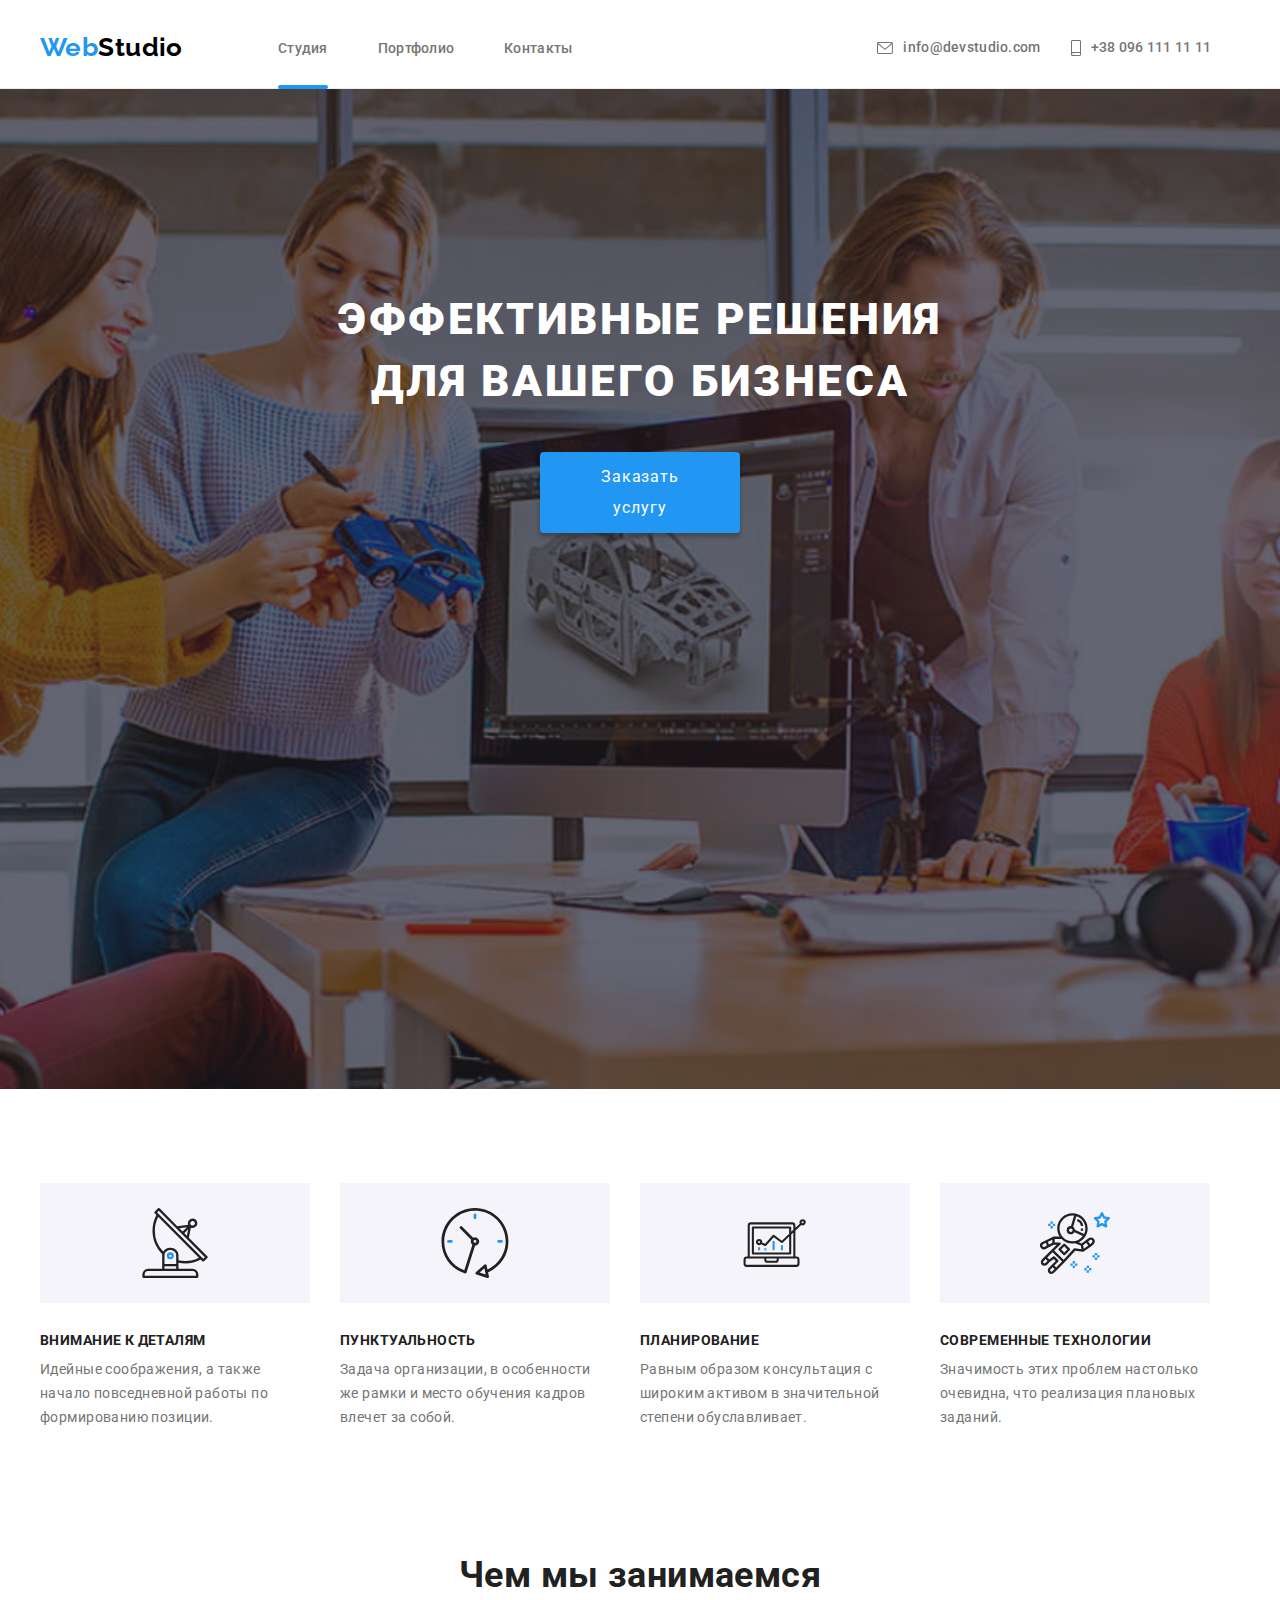
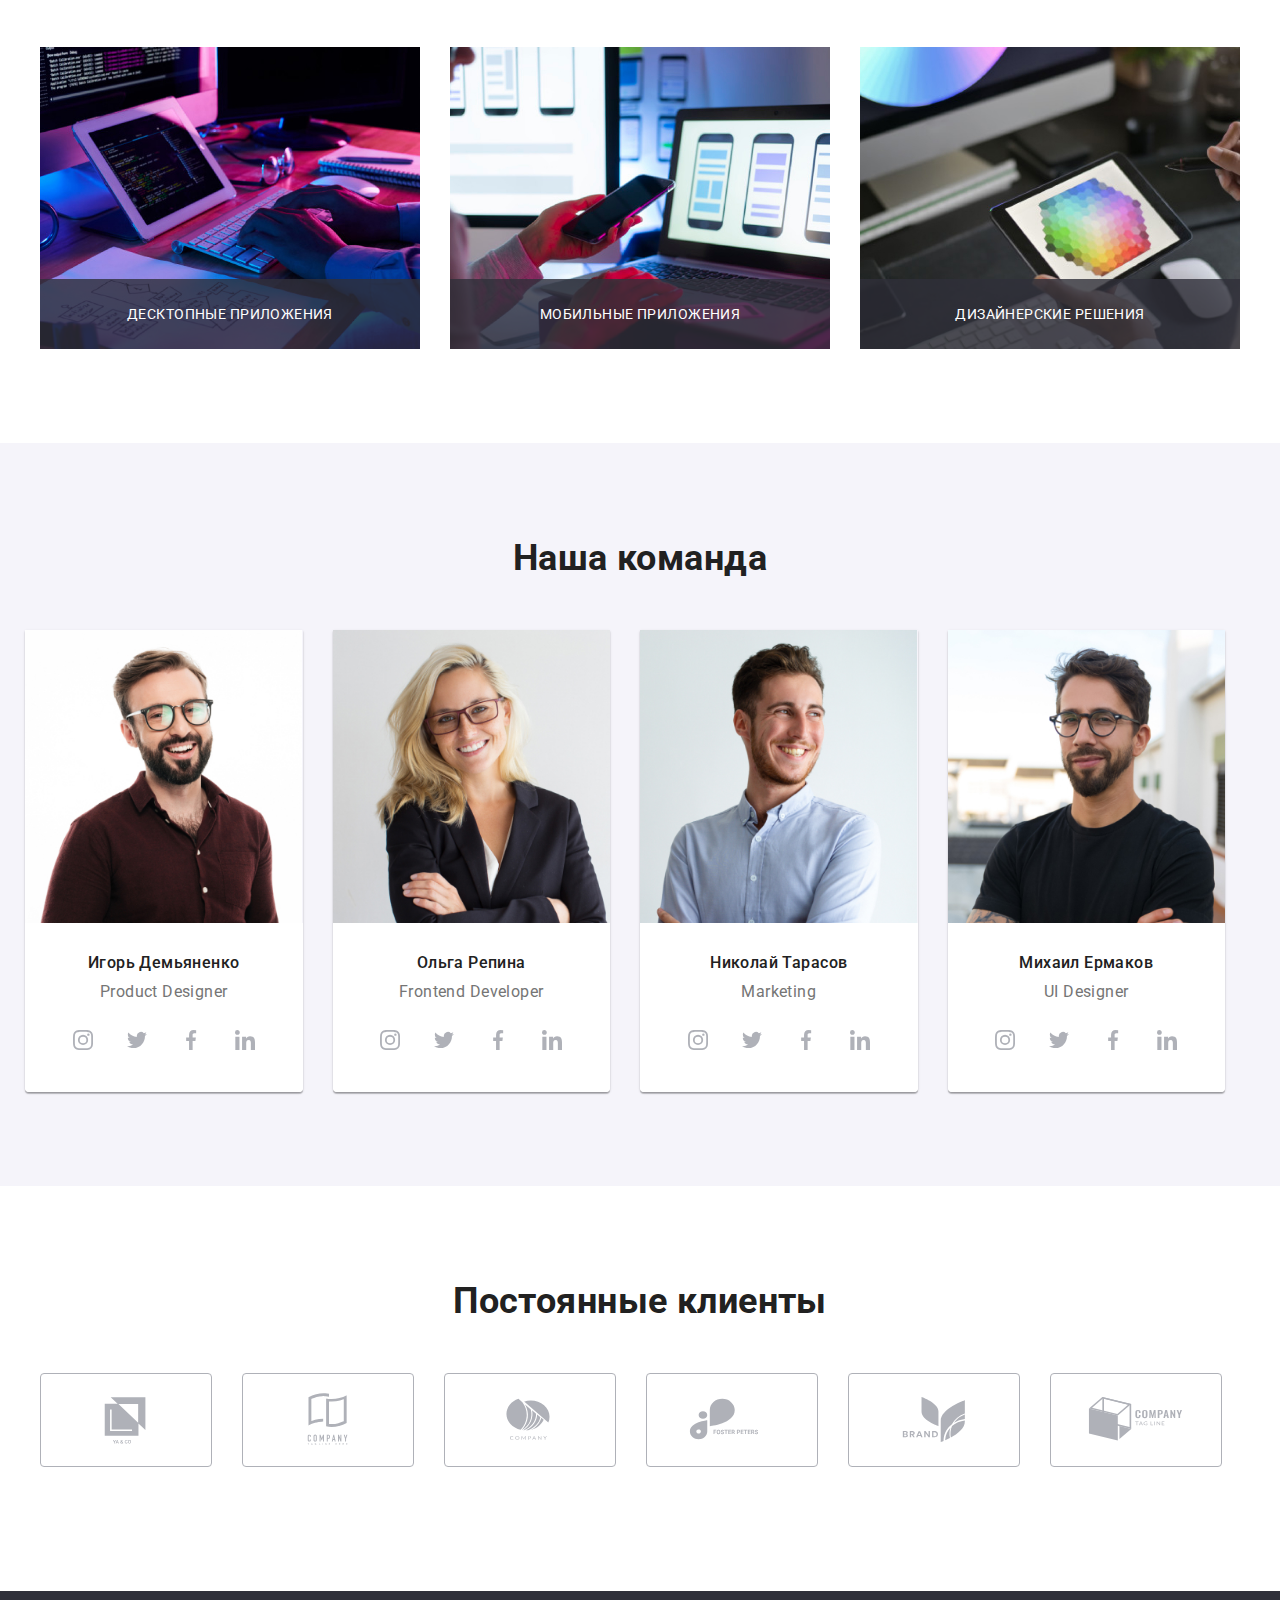
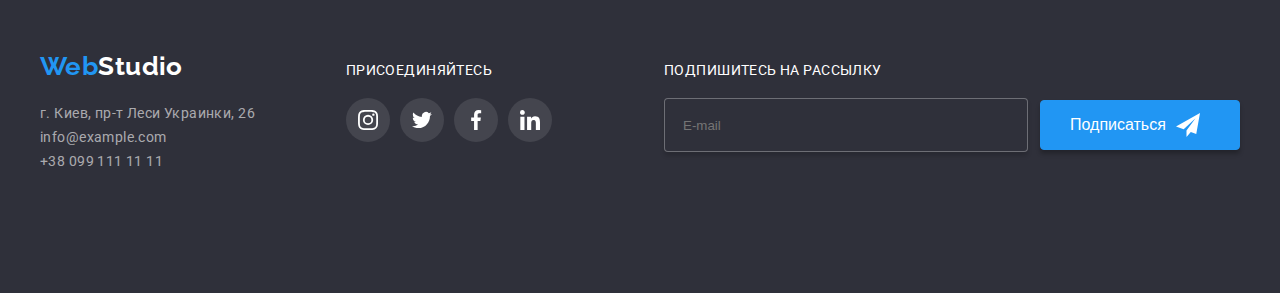
<file: index.html>
<!DOCTYPE html>
<html lang="ru">
<head>
    <meta charset="UTF-8">
    <meta http-equiv="X-UA-Compatible" content="IE=edge">
    <meta name="viewport" content="width=device-width, initial-scale=1.0">
    <title>Document</title>
    <link href="https://fonts.googleapis.com/css2?family=Raleway:wght@700&family=Roboto:wght@400;500;700;900&display=swap"
    rel="stylesheet">
    <link rel="stylesheet" href="https://cdnjs.cloudflare.com/ajax/libs/modern-normalize/1.1.0/modern-normalize.min.css"
        integrity="sha512-wpPYUAdjBVSE4KJnH1VR1HeZfpl1ub8YT/NKx4PuQ5NmX2tKuGu6U/JRp5y+Y8XG2tV+wKQpNHVUX03MfMFn9Q=="
        crossorigin="anonymous" referrerpolicy="no-referrer" />
    <link rel="stylesheet" href="css/main.min.css">
</head>
<body>
    <header class="header">
        <!--Главная строка навигации-->
        <div class="container navbar">
                <a class="logo logo__text" href="/"><span class="logo__web">Web</span>Studio</a>
                <button type="button" class="menu-button" aria-expanded="false"
                aria-controls="menu-container"
                data-menu-button>
                    <svg width="40" height="40" aria-label="Переключатель мобильного меню">
                        <use class="menu-button__icon-cross" href="./img/icons.svg#icon-close40px"></use>
                        <use class="menu-button__icon-menu" href="./img/icons.svg#icon-menu40px"></use>
                    </svg>
                </button>
                <div class="menu-container" id="menu-container" data-menu>
                   <div class="nav-contactbox">
                       <nav class="nav">
                            <ul class="site-nav">
                                <li class="site-nav__item"><a class="site-nav__link site-nav__link--current" href="">Студия</a></li>
                                <li class="site-nav__item"><a class="site-nav__link" href="./portfolio.html">Портфолио</a></li>
                                <li class="site-nav__item"><a class="site-nav__link" href="">Контакты</a></li>
                            </ul>
                        </nav>
                        <div class="contacts">
                            <ul class="contactbox">
                                <li class="contactbox__item">
                                    <a class="contactbox__link contactbox--accent" href="mailto:info@devstudio.com">
                                        <svg class="contactbox__icon" width="16" height="12">
                                            <use href='./img/icons.svg#icon-envelope'></use>
                                        </svg>
                                        info@devstudio.com</a>
                                </li>
                                <li class="contactbox__item">
                                    <a class="contactbox__link contactbox--accent" href="tel:+380961111111">
                                        <svg class="contactbox__icon contactbox__phone" width="10" height="16">
                                            <use href='./img/icons.svg#icon-smartphone'></use>
                                        </svg>
                                        +38 096 111 11 11</a>
                                </li>
                            </ul>
            
                            <ul class="header-socialnetworks">
                                <li class="header-socialnetworks__list">
                                    <a class="header-socialnetworks__link" href="">Instagram</a>
                                </li>
                                <li class="header-socialnetworks__list">
                                    <a class="header-socialnetworks__link" href="">Twitter</a>
                                </li>
                                <li class="header-socialnetworks__list">
                                    <a class="header-socialnetworks__link" href="">Fasebook</a>
                                </li>
                                <li class="header-socialnetworks__list">
                                    <a class="header-socialnetworks__link" href="">Linkedin</a>
                                </li>
                            </ul>
                        </div>
                   </div>
                </div>
            

        </div>
    </header>

    <main>
        <!--Герой-->
        <section class="hero-section">
            <div class="container">
                <h1 class="section-text">Эффективные решения<br> для вашего бизнеса</h1>
                <button data-modal-open class="hero-button" type="button">Заказать услугу</button>
            </div>
            <div class="backdrop is-hidden" data-modal>
                <div class="modal">
                    <button data-modal-close class="modal-button modal__button">
                    <svg class="icon-close" width="11" height="11">
                        <use href="img/icons.svg#icon-Vector"></use>
                    </svg>
                    </button>
                    <b class="modal__text">Оставьте свои данные, мы вам перезвоним</b>
                    <form class="modal-form">
                        <label class="modal-form__input-box">
                            Имя
                            <input type="text" name="name" class="modal-form__input" required/>
                            <svg class="modal-form__input-icon">
                                <use href="img/icons.svg#icon-person-black-18dp"></use>
                            </svg>
                        </label>
                        <label class="modal-form__input-box">
                            Телефон
                            <input type="tel" name="tel"  class="modal-form__input" pattern="[0-9]{10}" required/>
                            <svg class="modal-form__input-icon">
                                <use href="img/icons.svg#icon-phone-black-18dp"></use>
                            </svg>
                        </label>
                        <label class="modal-form__input-box">
                            Почта
                            <input type="email" name="email" class="modal-form__input" required/>
                            <svg class="modal-form__input-icon">
                                <use href="img/icons.svg#icon-email-black-18dp"></use>
                            </svg>
                        </label>
                        <label class="modal-form__input-box">
                            Комментарий
                            <textarea name="comment" id="#" class="modal-form__textarea" placeholder="Введите текст"></textarea>
                        </label>
                        <input type="checkbox" class="modal-form__checkbox" id="policy-check">
                        <label class="modal-form__box" for="policy-check">
                            <span class="modal-form__text"> 
                                Соглашаюсь с рассылкой и принимаю 
                                <a href="" class="modal-form__link">Условия договора</a>
                            </span>
                        </label>
                        <button type="submit" class="modal-form__submit submit-btn">Отправить</button>
                        
                    </form>
                </div>
            </div>
        </section>
        
        <!--Наши преимущества-->     
        <section class="section adv">
            <div class="container">
                <h2 class="section-title">Наши преимущества</h2>
                <ul class="advantage">
                    <li class="advantage__item">
                        <div class="advantage__icon">
                            <svg class="advantage__icon-antenna" width="70" height="70">
                                <use href='./img/icons.svg#icon-antenna'></use>
                            </svg>
                        </div>
                        <h3 class="advantage__title">Внимание к деталям</h3>
                        <p class="advantage__text">Идейные соображения, а также начало повседневной работы по формированию позиции.</p>
                    </li>
                    <li class="advantage__item">
                        <div class="advantage__icon">
                            <svg class="advantage__icon-clock" width="70" height="70">
                                <use href='./img/icons.svg#icon-clock'></use>
                            </svg>
                        </div>
                        <h3 class="advantage__title">Пунктуальность</h3>
                        <p class="advantage__text">Задача организации, в особенности же рамки и место обучения кадров влечет за собой.</p>
                    </li>
                    <li class="advantage__item">
                        <div class="advantage__icon">
                            <svg class="advantage__icon-diagram" width="70" height="70">
                                <use href='./img/icons.svg#icon-diagram'></use>
                            </svg>
                        </div>
                        <h3 class="advantage__title">Планирование</h3>
                        <p class="advantage__text">Равным образом консультация с широким активом в значительной степени обуславливает.</p>
                    </li>
                    <li class="advantage__item">
                        <div class="advantage__icon">
                            <svg class="advantage__icon-astronaut" width="70" height="70">
                                <use href='./img/icons.svg#icon-astronaut'></use>
                            </svg>
                        </div>
                        <h3 class="advantage__title">Современные технологии</h3>
                        <p class="advantage__text">Значимость этих проблем настолько очевидна, что реализация плановых заданий.</p>
                    </li>
                </ul>
            </div>
        </section>

        <!--Чем мы занимаемся-->
        <section class="section dir">
            <div class="container">
                <h2 class="section-directions-title">Чем мы занимаемся</h2>
                <ul class="directions">
                    <li class="directions__item">
                        <img srcset="
                            ./img/box1-d@1x.jpg 370w,
                            ./img/box1-d@2x.jpg 740w" src="./img/box1-d@1x.jpg" alt="box1" sizes="(min-width: 1200px) 33vw" />
                        <p class="directions__text">ДЕСКТОПНЫЕ ПРИЛОЖЕНИЯ</p>
                    </li>
                    <li class="directions__item">
                        <img srcset="
                            ./img/box2-d@1x.jpg 370w,
                            ./img/box2-d@2x.jpg 740w" src="./img/box2-d@1x.jpg" alt="box2" sizes="(min-width: 1200px) 33vw" />
                        <p class="directions__text">МОБИЛЬНЫЕ ПРИЛОЖЕНИЯ</p>
                    </li>
                    <li class="directions__item">
                        <img srcset="
                            ./img/box3-d@1x.jpg 370w,
                            ./img/box3-d@2x.jpg 740w" src="./img/box3-d@1x.jpg" alt="box3" sizes="(min-width: 1200px) 33vw" />
                        <p class="directions__text">ДИЗАЙНЕРСКИЕ РЕШЕНИЯ</p>
                    </li>
                </ul>
            </div>
        </section>

        <!--Наша команда-->
        <section class="our-team-section">
            <div class="container">
            <h2 class="our-team-title">Наша команда</h2>
            <ul class="person">          
                <li class="person__item">
                    <img srcset="
                    ./img/teamcard1-m@1x.jpg 450w,
                    ./img/teamcard1-m@2x.jpg 900w,
                    ./img/teamcard1-t@1x.jpg 354w,
                    ./img/teamcard1-t@2x.jpg 708w,
                    ./img/teamcard1-d@1x.jpg 270w,
                    ./img/teamcard1-d@2x.jpg 540w" 
                    src="./img/teamcard1.jpg"
                    alt="team card 1"
                    sizes="(min-width: 1200px) 25vw, 
                    (min-width: 768px) 50vw, (min-width: 480px) 100vw"/>
                    <div class="person__card">
                        <h3 class="person__name">Игорь Демьяненко</h3>
                        <p class="person__profession">Product Designer</p>
                        <ul class="social-list">
                            <li class="social-list__item">
                                <a href="" class="social-list__link" aria-label="instagram">
                                    <svg class="social-list__icon" width="20">
                                        <use href="img/icons.svg#icon-instagram"></use>
                                    </svg>
                                </a>
                            </li>
                            <li class="social-list__item">
                                <a href="" class="social-list__link" aria-label="twitter">
                                    <svg class="social-list__icon" width="20">
                                        <use href="img/icons.svg#icon-twitter"></use>
                                    </svg>
                                </a>
                            </li>
                            <li class="social-list__item">
                                <a href="" class="social-list__link" aria-label="facebook">
                                    <svg class="social-list__icon" width="20">
                                        <use href="img/icons.svg#icon-facebook"></use>
                                    </svg>
                                </a>
                            </li>
                            <li class="social-list__item">
                                <a href="" class="social-list__link" aria-label="linkedin">
                                    <svg class="social-list__icon" width="20">
                                        <use href="img/icons.svg#icon-linkedin"></use>
                                    </svg>
                                </a>
                            </li>
                        </ul>
                    </div>
                </li>   
                <li class="person__item">
                    <img srcset="
                        ./img/teamcard2-m@1x.jpg 450w,
                        ./img/teamcard2-m@2x.jpg 900w,
                        ./img/teamcard2-t@1x.jpg 354w,
                        ./img/teamcard2-t@2x.jpg 708w,
                        ./img/teamcard2-d@1x.jpg 270w,
                        ./img/teamcard2-d@2x.jpg 540w" src="./img/teamcard2-m@1x.jpg" alt="team card 2"
                        sizes="(min-width: 1200px) 25vw, (min-width: 768px) 50vw, (min-width: 480px) 100vw" />
                    <div class="person__card">
                        <h3 class="person__name">Ольга Репина</h3>
                        <p class="person__profession">Frontend Developer</p>
                        <ul class="social-list">
                            <li class="social-list__item">
                                <a href="" class="social-list__link" aria-label="instagram">
                                    <svg class="social-list__icon" width="20">
                                        <use href="img/icons.svg#icon-instagram"></use>
                                    </svg>
                                </a>
                            </li>
                            <li class="social-list__item">
                                <a href="" class="social-list__link" aria-label="twitter">
                                    <svg class="social-list__icon" width="20">
                                        <use href="img/icons.svg#icon-twitter"></use>
                                    </svg>
                                </a>
                            </li>
                            <li class="social-list__item">
                                <a href="" class="social-list__link" aria-label="facebook">
                                    <svg class="social-list__icon" width="20">
                                        <use href="img/icons.svg#icon-facebook"></use>
                                    </svg>
                                </a>
                            </li>
                            <li class="social-list__item">
                                <a href="" class="social-list__link" aria-label="linkedin">
                                    <svg class="social-list__icon" width="20">
                                        <use href="img/icons.svg#icon-linkedin"></use>
                                    </svg>
                                </a>
                            </li>
                        </ul>
                    </div>                
                </li>
                <li class="person__item">
                    <img srcset="
                        ./img/teamcard3-m@1x.jpg 450w,
                        ./img/teamcard3-m@2x.jpg 900w,
                        ./img/teamcard3-t@1x.jpg 354w,
                        ./img/teamcard3-t@2x.jpg 708w,
                        ./img/teamcard3-d@1x.jpg 270w,
                        ./img/teamcard3-d@2x.jpg 540w" src="./img/teamcard3-m@1x.jpg" alt="team card 3"
                        sizes="(min-width: 1200px) 25vw, (min-width: 768px) 50vw, (min-width: 480px) 100vw" />
                    <div class="person__card">
                        <h3 class="person__name">Николай Тарасов</h3>
                        <p class="person__profession">Marketing</p>
                        <ul class="social-list">
                            <li class="social-list__item">
                                <a href="" class="social-list__link" aria-label="instagram">
                                    <svg class="social-list__icon" width="20">
                                        <use href="img/icons.svg#icon-instagram"></use>
                                    </svg>
                                </a>
                            </li>
                            <li class="social-list__item">
                                <a href="" class="social-list__link" aria-label="twitter">
                                    <svg class="social-list__icon" width="20">
                                        <use href="img/icons.svg#icon-twitter"></use>
                                    </svg>
                                </a>
                            </li>
                            <li class="social-list__item">
                                <a href="" class="social-list__link" aria-label="facebook">
                                    <svg class="social-list__icon" width="20">
                                        <use href="img/icons.svg#icon-facebook"></use>
                                    </svg>
                                </a>
                            </li>
                            <li class="social-list__item">
                                <a href="" class="social-list__link" aria-label="linkedin">
                                    <svg class="social-list__icon" width="20">
                                        <use href="img/icons.svg#icon-linkedin"></use>
                                    </svg>
                                </a>
                            </li>
                        </ul>
                    </div>                   
                </li>
                <li class="person__item">
                    <img srcset="
                        ./img/teamcard4-m@1x.jpg 450w,
                        ./img/teamcard4-m@2x.jpg 900w,
                        ./img/teamcard4-t@1x.jpg 354w,
                        ./img/teamcard4-t@2x.jpg 708w,
                        ./img/teamcard4-d@1x.jpg 270w,
                        ./img/teamcard4-d@2x.jpg 540w" src="./img/teamcard4-m@1x.jpg" alt="team card 4"
                        sizes="(min-width: 1200px) 25vw, (min-width: 768px) 50vw, (min-width: 480px) 100vw" />
                    <div class="person__card">
                        <h3 class="person__name">Михаил Ермаков</h3>
                        <p class="person__profession">UI Designer</p>
                        <ul class="social-list">
                            <li class="social-list__item">
                                <a href="" class="social-list__link" aria-label="instagram">
                                    <svg class="social-list__icon" width="20">
                                        <use href="img/icons.svg#icon-instagram"></use>
                                    </svg>
                                </a>
                            </li>
                            <li class="social-list__item">
                                <a href="" class="social-list__link" aria-label="twitter">
                                    <svg class="social-list__icon" width="20">
                                        <use href="img/icons.svg#icon-twitter"></use>
                                    </svg>
                                </a>
                            </li>
                            <li class="social-list__item">
                                <a href="" class="social-list__link" aria-label="facebook">
                                    <svg class="social-list__icon" width="20">
                                        <use href="img/icons.svg#icon-facebook"></use>
                                    </svg>
                                </a>
                            </li>
                            <li class="social-list__item">
                                <a href="" class="social-list__link" aria-label="linkedin">
                                    <svg class="social-list__icon" width="20">
                                        <use href="img/icons.svg#icon-linkedin"></use>
                                    </svg>     
                                </a>
                            </li>
                        </ul>
                    </div> 
                </li>
            </ul>
            </div>
        </section>
        <section class="section section-clients">
            <div class="container">
                <h2 class="title-clients">Постоянные клиенты</h2>
                <ul class="clients">
                    <li class="clients__item">
                    <a class="clients__link" href="">
                        <svg class="clients__logo" width="106">
                            <use href="img/icons.svg#icon-Client1"></use>
                        </svg>
                    </a>
                    </li>
                    <li class="clients__item">
                        <a class="clients__link" href="">
                            <svg class="clients__logo" width="106">
                                <use href="img/icons.svg#icon-Client2"></use>
                            </svg>
                        </a>
                    </li>
                    <li class="clients__item">
                        <a class="clients__link" href="">
                            <svg class="clients__logo" width="106">
                                <use href="img/icons.svg#icon-Client3"></use>
                            </svg>
                        </a>
                    </li>
                    <li class="clients__item">
                        <a class="clients__link" href="">
                            <svg class="clients__logo" width="106">
                                <use href="img/icons.svg#icon-Client4"></use>
                            </svg>
                        </a>  
                    </li>
                    <li class="clients__item">
                        <a class="clients__link" href="">
                            <svg class="clients__logo" width="106">
                                <use href="img/icons.svg#icon-Client5"></use>
                            </svg>
                        </a> 
                    </li>
                    <li class="clients__item">
                        <a class="clients__link" href="">
                            <svg class="clients__logo" width="106">
                                <use href="img/icons.svg#icon-Client6"></use>
                            </svg>
                        </a>  
                    </li>
                </ul>
            </div>
        </section>
    </main>

    <!--Контакты-->   
    <footer class="footer-section">
        <div class="container footer">
            <div class="logo-address">
                <div class="logo">
                    <a class="logo__text logo__text--footer" href="/"><span class="logo__web">Web</span>Studio</a>
                    <address class="address__text">
                        <ul>
                            <li class="address__item"><a class="address__link" href="">г. Киев, пр-т Леси Украинки, 26</a></li>
                            <li class="address__item"><a class="address__link" href="mailto:info@example.com">info@example.com</a></li>
                            <li class="address__item"><a class="address__link" href="tel:+380991111111">+38 099 111 11 11</a></li>
                        </ul>
                    </address>
                </div>
                <div class="footer-social">
                    <h3 class="footer-social-title">ПРИСОЕДИНЯЙТЕСЬ</h3>
                    <ul class="social-list social-list--mrgn">
                        <li class="social-list__item">
                            <a href="#" class="social-list__link social-list__link--bgr" aria-label="instagram">
                                <svg class="social-list__icon" width="20">
                                    <use href="img/icons.svg#icon-instagram"></use>
                                </svg>
                            </a>
                        </li>
                        <li class="social-list__item">
                            <a href="#" class="social-list__link social-list__link--bgr" aria-label="twitter">
                                <svg class="social-list__icon" width="20">
                                    <use href="img/icons.svg#icon-twitter"></use>
                                </svg>
                            </a>
                        </li>
                        <li class="social-list__item">
                            <a href="#" class="social-list__link social-list__link--bgr" aria-label="facebook">
                                <svg class="social-list__icon" width="20">
                                    <use href="img/icons.svg#icon-facebook"></use>
                                </svg>
                            </a>
                        </li>
                        <li class="social-list__item">
                            <a href="#" class="social-list__link social-list__link--bgr" aria-label="linkedin">
                                <svg class="social-list__icon" width="20">
                                    <use href="img/icons.svg#icon-linkedin"></use>
                                </svg>
                            </a>
                        </li>
                    </ul>
                </div>
            </div>
            
            <form class="form-email">
              <h3 class="footer-social-title">ПОДПИШИТЕСЬ НА РАССЫЛКУ</h3>
                <div class="submit">
                    <label for="E-mail"></label>
                    <input type="email" class="submit__input" name="E-mail" id="E-mail" placeholder="E-mail" />
                    <button type="submit" class="submit__button">Подписаться
                        <svg class="submit__icon" width="24">
                            <use href="img/icons.svg#icon-send"></use>
                        </svg>
                    </button>
                </div>
            </form>
        </div>
    </footer>
<script src="./js/mobile-menu.js"></script>
<script src="./js/modal.js"></script>

</body>
</html>
</file>
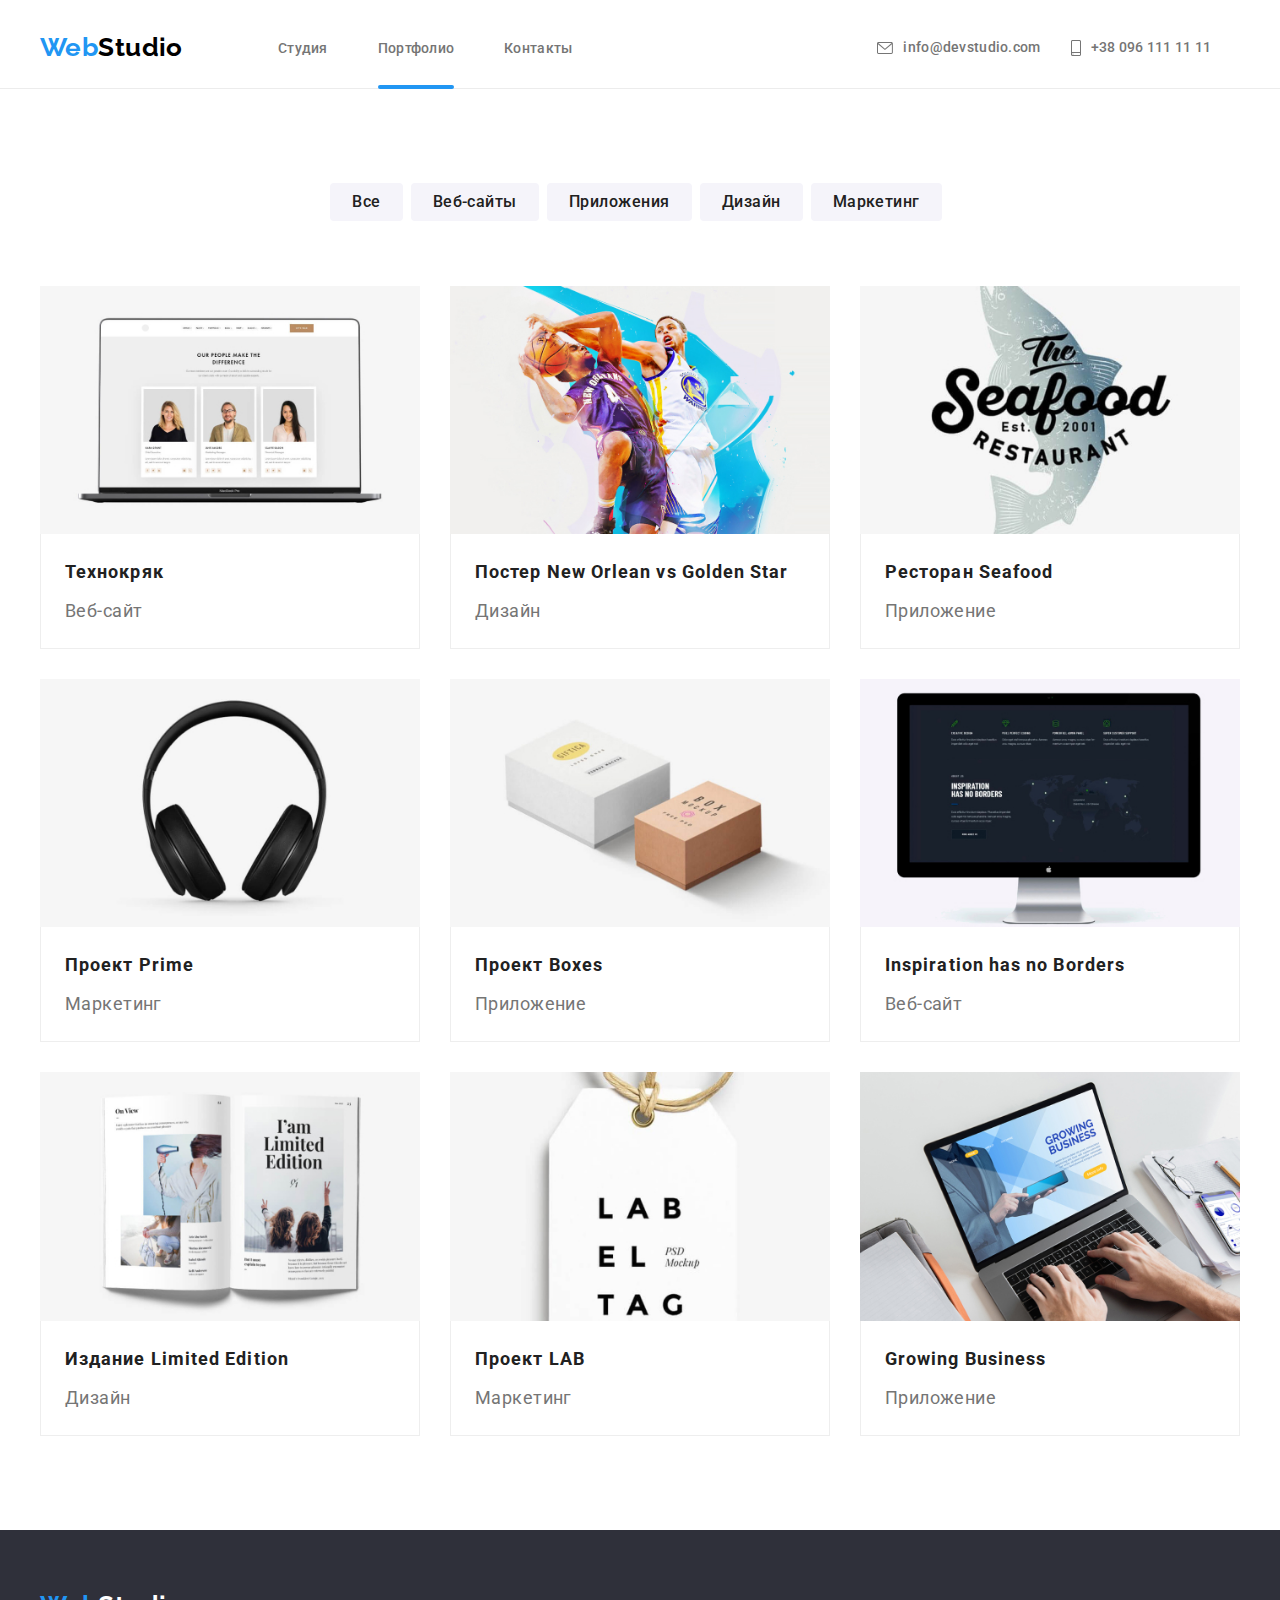
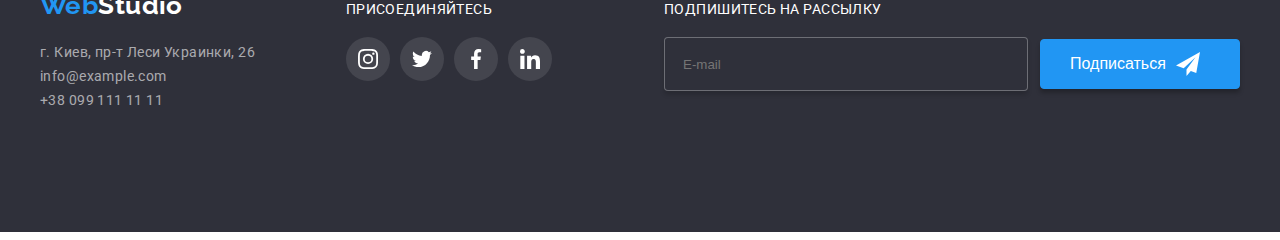
<file: portfolio.html>
<!DOCTYPE html>
<html lang="ru">

<head>
    <meta charset="UTF-8">
    <meta http-equiv="X-UA-Compatible" content="IE=edge">
    <meta name="viewport" content="width=device-width, initial-scale=1.0">
    <title>Document</title>
    <link
        href="https://fonts.googleapis.com/css2?family=Raleway:wght@700&family=Roboto:wght@400;500;700;900&display=swap"
        rel="stylesheet">
    <link rel="stylesheet" href="https://cdnjs.cloudflare.com/ajax/libs/modern-normalize/1.1.0/modern-normalize.min.css"
        integrity="sha512-wpPYUAdjBVSE4KJnH1VR1HeZfpl1ub8YT/NKx4PuQ5NmX2tKuGu6U/JRp5y+Y8XG2tV+wKQpNHVUX03MfMFn9Q=="
        crossorigin="anonymous" referrerpolicy="no-referrer" />
    <link rel="stylesheet" href="css/main.min.css">
</head>

<body>
    <header class="header">
        <!--Главная строка навигации-->
        <div class="container navbar">
            <a class="logo logo__text" href="/"><span class="logo__web">Web</span>Studio</a>
            <button type="button" class="menu-button" aria-expanded="false" aria-controls="menu-container" data-menu-button>
                <svg width="40" height="40" aria-label="Переключатель мобильного меню">
                    <use class="menu-button__icon-cross" href="./img/icons.svg#icon-close40px"></use>
                    <use class="menu-button__icon-menu" href="./img/icons.svg#icon-menu40px"></use>
                </svg>
            </button>
            <div class="menu-container" id="menu-container" data-menu>
                <div class="nav-contactbox">
                    <ul class="site-nav">
                        <li class="site-nav__item"><a class="site-nav__link" href="./index.html">Студия</a></li>
                        <li class="site-nav__item"><a class="site-nav__link site-nav__link--current" href="">Портфолио</a></li>
                        <li class="site-nav__item"><a class="site-nav__link" href="">Контакты</a></li>
                    </ul>
                <ul class="contactbox">
                    <li class="contactbox__item">
                        <a class="contactbox__link contactbox--accent" href="mailto:info@devstudio.com">
                            <svg class="contactbox__icon" width="16" height="12">
                                <use href='./img/icons.svg#icon-envelope'></use>
                            </svg>
                            info@devstudio.com</a>
                    </li>
                    <li class="contactbox__item">
                        <a class="contactbox__link contactbox--accent" href="tel:+380961111111">
                            <svg class="contactbox__icon contactbox__phone" width="10" height="16">
                                <use href='./img/icons.svg#icon-smartphone'></use>
                            </svg>
                            +38 096 111 11 11</a>
                    </li>
                </ul>
                </div>
                <ul class="header-socialnetworks">
                    <li class="header-socialnetworks__list">
                        <a class="header-socialnetworks__link" href="">Instagram</a>
                    </li>
                    <li class="header-socialnetworks__list">
                        <a class="header-socialnetworks__link" href="">Twitter</a>
                    </li>
                    <li class="header-socialnetworks__list">
                        <a class="header-socialnetworks__link" href="">Fasebook</a>
                    </li>
                    <li class="header-socialnetworks__list">
                        <a class="header-socialnetworks__link" href="">Linkedin</a>
                    </li>
                </ul>
                </div>
            </div>
        </header>
    <main>
        <!--Портфолио-->
        <section class="section">
            <div class="container">
                <!--Фильтр-->
                <h1 class="projects-title">Наши проекты</h1>
                <ul class="projects-button">
                    <li class="projects-button__items">
                        <button class="projects-button__btn" type="button">Все</button>
                    </li>
                    <li class="projects-button__items">
                        <button class="projects-button__btn" type="button">Веб-сайты</button>
                    </li>
                    <li class="projects-button__items">
                        <button class="projects-button__btn" type="button">Приложения</button>
                    </li>
                    <li class="projects-button__items">
                        <button class="projects-button__btn" type="button">Дизайн</button>
                    </li>
                    <li class="projects-button__items">
                        <button class="projects-button__btn" type="button">Маркетинг</button>
                    </li>
                </ul>
                
                <!--Проекты-->
                <ul class="projects">
                    <li class="projects__item">
                        <a class="projects__link" href="#">
                            <div class="projects__overlay">
                                <img srcset="
                                    ./img/img-m@1x.jpg 450w,
                                    ./img/img-m@2x.jpg 900w,
                                    ./img/img-t@1x.jpg 354w,
                                    ./img/img-t@2x.jpg 708w,
                                    ./img/img-d@1x.jpg 370w,
                                    ./img/img-d@2x.jpg 740w" src="./img/img-m@1x.jpg" alt="img" sizes="(min-width: 1200px) 33vw, 
                                    (min-width: 768px) 50vw, (min-width: 480px) 100vw" />
                                <div class="projects__description">
                                    <p>Технокряк это современная площадка распространения коронавируса. Компании
                                        используют эту платформу для цифрового шпионажа и атак на защищенные сервера
                                        конкурентов.</p>
                                </div>
                            </div>
                            <div class="projects__card-contents">
                                <h2 class="projects__title">Технокряк</h2>
                                <p>Веб-сайт</p>
                            </div>
                        </a>
                    </li>
                    <li class="projects__item">
                        <a class="projects__link" href="">
                            <div class="projects__overlay">
                                <img srcset="
                                    ./img/img1-m@1x.jpg 450w,
                                    ./img/img1-m@2x.jpg 900w,
                                    ./img/img1-t@1x.jpg 354w,
                                    ./img/img1-t@2x.jpg 708w,
                                    ./img/img1-d@1x.jpg 370w,
                                    ./img/img1-d@2x.jpg 740w" src="./img/img1-m@1x.jpg" alt="img1" sizes="(min-width: 1200px) 33vw, 
                                    (min-width: 768px) 50vw, (min-width: 480px) 100vw" />
                                <div class="projects__description">
                                    <p>Технокряк это современная площадка распространения коронавируса. Компании
                                        используют эту платформу для цифрового
                                        шпионажа и атак на защищенные сервера конкурентов.</p>
                                </div>
                            </div>
                            <div class="projects__card-contents">
                                <h2 class="projects__title">Постер New Orlean vs Golden Star</h2>
                                <p>Дизайн</p>
                            </div>
                        </a>
                    </li>
                    <li class="projects__item">
                        <a class="projects__link" href="">
                            <div class="projects__overlay">
                                <img srcset="
                                    ./img/img2-m@1x.jpg 450w,
                                    ./img/img2-m@2x.jpg 900w,
                                    ./img/img2-m@2x.jpg 354w,
                                    ./img/img2-t@2x.jpg 708w,
                                    ./img/img2-d@1x.jpg 370w,
                                    ./img/img2-d@2x.jpg 740w" src="./img/img2-m@1x.jpg" alt="img2" sizes="(min-width: 1200px) 33vw, 
                                    (min-width: 768px) 50vw, (min-width: 480px) 100vw" />
                                <div class="projects__description">
                                    <p>Технокряк это современная площадка распространения коронавируса. Компании
                                        используют эту платформу для цифрового
                                        шпионажа и атак на защищенные сервера конкурентов.</p>
                                </div>
                            </div>
                            <div class="projects__card-contents">
                                <h2 class="projects__title">Ресторан Seafood</h2>
                                <p>Приложение</p>
                            </div>
                        </a>
                    </li>
                    <li class="projects__item">
                        <a class="projects__link" href="">
                            <div class="projects__overlay">
                                <img srcset="
                                    ./img/img3-m@1x.jpg 450w,
                                    ./img/img3-m@2x.jpg 900w,
                                    ./img/img3-t@1x.jpg 354w,
                                    ./img/img3-t@2x.jpg 708w,
                                    ./img/img3-d@1x.jpg 370w,
                                    ./img/img3-d@2x.jpg 740w" src="./img/img3-m@1x.jpg" alt="img3" sizes="(min-width: 1200px) 33vw, 
                                    (min-width: 768px) 50vw, (min-width: 480px) 100vw" />
                                <div class="projects__description">
                                    <p>Технокряк это современная площадка распространения коронавируса. Компании
                                        используют эту платформу для цифрового
                                        шпионажа и атак на защищенные сервера конкурентов.</p>
                                </div>
                            </div>
                            <div class="projects__card-contents">
                                <h2 class="projects__title">Проект Prime</h2>
                                <p>Маркетинг</p>
                            </div>
                        </a>
                    </li>
                    <li class="projects__item">
                        <a class="projects__link" href="">
                            <div class="projects__overlay">
                                <img srcset="
                                    ./img/img4-m@1x.jpg 450w,
                                    ./img/img4-m@2x.jpg 900w,
                                    ./img/img4-t@1x.jpg 354w,
                                    ./img/img4-t@2x.jpg 708w,
                                    ./img/img4-d@1x.jpg 370w,
                                    ./img/img4-d@2x.jpg 740w" src="./img/img4-m@1x.jpg" alt="img4" sizes="(min-width: 1200px) 33vw, 
                                    (min-width: 768px) 50vw, (min-width: 480px) 100vw" />
                                <div class="projects__description">
                                    <p>Технокряк это современная площадка распространения коронавируса. Компании
                                        используют эту платформу для цифрового
                                        шпионажа и атак на защищенные сервера конкурентов.</p>
                                </div>
                            </div>
                            <div class="projects__card-contents">
                                <h2 class="projects__title">Проект Boxes</h2>
                                <p>Приложение</p>
                            </div>
                        </a>
                    </li>
                    <li class="projects__item">
                        <a class="projects__link" href="">
                            <div class="projects__overlay">
                                <img srcset="
                                    ./img/img5-m@1x.jpg 450w,
                                    ./img/img5-m@2x.jpg 900w,
                                    ./img/img5-t@1x.jpg 354w,
                                    ./img/img5-t@2x.jpg 708w,
                                    ./img/img5-d@1x.jpg 370w,
                                    ./img/img5-d@2x.jpg 740w" src="./img/img5-m@1x.jpg" alt="img5" sizes="(min-width: 1200px) 33vw, 
                                    (min-width: 768px) 50vw, (min-width: 480px) 100vw" />
                                <div class="projects__description">
                                    <p>Технокряк это современная площадка распространения коронавируса. Компании
                                        используют эту платформу для цифрового
                                        шпионажа и атак на защищенные сервера конкурентов.</p>
                                </div>
                            </div>
                            <div class="projects__card-contents">
                                <h2 class="projects__title">Inspiration has no Borders</h2>
                                <p>Веб-сайт</p>
                            </div>
                        </a>
                    </li>
                    <li class="projects__item">
                        <a class="projects__link" href="">
                            <div class="projects__overlay">
                                <img srcset="
                                    ./img/img6-m@1x.jpg 450w,
                                    ./img/img6-m@2x.jpg 900w,
                                    ./img/img6-t@1x.jpg 354w,
                                    ./img/img6-t@2x.jpg 708w,
                                    ./img/img6-d@1x.jpg 370w,
                                    ./img/img6-d@2x.jpg 740w" src="./img/img6-m@1x.jpg" alt="img6" sizes="(min-width: 1200px) 33vw, 
                                    (min-width: 768px) 50vw, (min-width: 480px) 100vw" />
                                <div class="projects__description">
                                    <p>Технокряк это современная площадка распространения коронавируса. Компании
                                        используют эту платформу для цифрового
                                        шпионажа и атак на защищенные сервера конкурентов.</p>
                                </div>
                            </div>
                            <div class="projects__card-contents">
                                <h2 class="projects__title">Издание Limited Edition</h2>
                                <p>Дизайн</p>
                            </div>
                        </a>
                    </li>
                    <li class="projects__item">
                        <a class="projects__link" href="">
                            <div class="projects__overlay">
                                <img srcset="
                                    ./img/img7-m@1x.jpg 450w,
                                    ./img/img7-m@2x.jpg 900w,
                                    ./img/img7-t@1x.jpg 354w,
                                    ./img/img7-t@2x.jpg 708w,
                                    ./img/img7-d@1x.jpg 370w,
                                    ./img/img7-d@2x.jpg 740w" src="./img/img7-m@1x.jpg" alt="img7" sizes="(min-width: 1200px) 33vw, 
                                    (min-width: 768px) 50vw, (min-width: 480px) 100vw" />
                                <div class="projects__description">
                                    <p>Технокряк это современная площадка распространения коронавируса. Компании
                                        используют эту платформу для цифрового
                                        шпионажа и атак на защищенные сервера конкурентов.</p>
                                </div>
                            </div>
                            <div class="projects__card-contents">
                                <h2 class="projects__title">Проект LAB</h2>
                                <p>Маркетинг</p>
                            </div>
                        </a>
                    </li>
                    <li class="projects__item">
                        <a class="projects__link" href="">
                            <div class="projects__overlay">
                                <img srcset="
                                    ./img/img8-m@1x.jpg 450w,
                                    ./img/img8-m@2x.jpg 900w,
                                    ./img/img8-t@1x.jpg 354w,
                                    ./img/img8-t@2x.jpg 708w,
                                    ./img/img8-d@1x.jpg 370w,
                                    ./img/img8-d@2x.jpg 740w" src="./img/img8-m@1x.jpg" alt="img8" sizes="(min-width: 1200px) 33vw, 
                                    (min-width: 768px) 50vw, (min-width: 480px) 100vw" />
                                <div class="projects__description">
                                    <p>Технокряк это современная площадка распространения коронавируса. Компании
                                        используют эту платформу для цифрового
                                        шпионажа и атак на защищенные сервера конкурентов.</p>
                                </div>
                            </div>
                            <div class="projects__card-contents">
                                <h2 class="projects__title">Growing Business</h2>
                                <p>Приложение</p>
                            </div>
                        </a>
                    </li>
                </ul>
            </div>
        </section>
    </main>

    <!--Контакты-->
<footer class="footer-section">
    <div class="container footer">
        <div class="logo-address">
            <div class="logo">
                <a class="logo__text logo__text--footer" href="/"><span class="logo__web">Web</span>Studio</a>
                <address class="address__text">
                    <ul>
                        <li class="address__item"><a class="address__link" href="">г. Киев, пр-т Леси Украинки, 26</a>
                        </li>
                        <li class="address__item"><a class="address__link"
                                href="mailto:info@example.com">info@example.com</a></li>
                        <li class="address__item"><a class="address__link" href="tel:+380991111111">+38 099 111 11
                                11</a></li>
                    </ul>
                </address>
            </div>
            <div class="footer-social">
                <h3 class="footer-social-title">ПРИСОЕДИНЯЙТЕСЬ</h3>
                <ul class="social-list social-list--mrgn">
                    <li class="social-list__item">
                        <a href="#" class="social-list__link social-list__link--bgr" aria-label="instagram">
                            <svg class="social-list__icon" width="20">
                                <use href="img/icons.svg#icon-instagram"></use>
                            </svg>
                        </a>
                    </li>
                    <li class="social-list__item">
                        <a href="#" class="social-list__link social-list__link--bgr" aria-label="twitter">
                            <svg class="social-list__icon" width="20">
                                <use href="img/icons.svg#icon-twitter"></use>
                            </svg>
                        </a>
                    </li>
                    <li class="social-list__item">
                        <a href="#" class="social-list__link social-list__link--bgr" aria-label="facebook">
                            <svg class="social-list__icon" width="20">
                                <use href="img/icons.svg#icon-facebook"></use>
                            </svg>
                        </a>
                    </li>
                    <li class="social-list__item">
                        <a href="#" class="social-list__link social-list__link--bgr" aria-label="linkedin">
                            <svg class="social-list__icon" width="20">
                                <use href="img/icons.svg#icon-linkedin"></use>
                            </svg>
                        </a>
                    </li>
                </ul>
            </div>
        </div>

        <form class="form-email">
            <h3 class="footer-social-title">ПОДПИШИТЕСЬ НА РАССЫЛКУ</h3>
            <div class="submit">
                <label for="E-mail"></label>
                <input type="email" class="submit__input" name="E-mail" id="E-mail" placeholder="E-mail" />
                <button type="submit" class="submit__button">Подписаться
                    <svg class="submit__icon" width="24">
                        <use href="img/icons.svg#icon-send"></use>
                    </svg>
                </button>
            </div>
        </form>
    </div>
</footer>
<script src="./js/mobile-menu.js"></script>
<script src="./js/modal.js"></script>
</body>
</html>
</file>
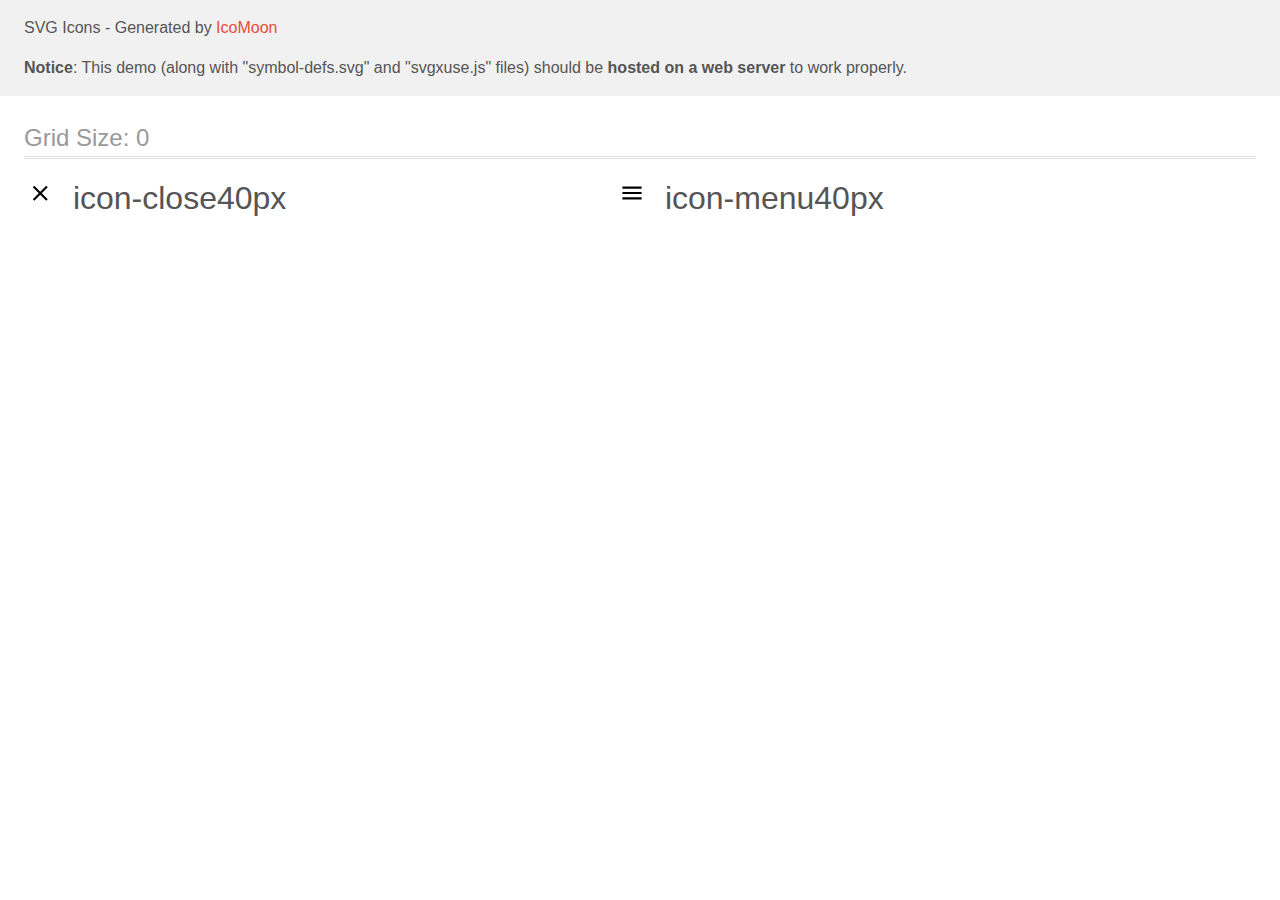
<file: img/icomoon/demo-external-svg.html>
<!doctype html>
<html>
<head>
    <title>IcoMoon - SVG Icons</title>
    <meta charset="utf-8">
    <meta name="viewport" content="width=device-width, initial-scale=1">
    <link rel="stylesheet" href="demo-files/demo.css">
    <link rel="stylesheet" href="style.css">
</head>
<body>
<header class="bgc1 clearfix">
<div class="mhl">
    <p>SVG Icons - Generated by <a href="https://icomoon.io/app">IcoMoon</a></p><p><strong>Notice</strong>: This demo (along with "symbol-defs.svg" and "svgxuse.js" files) should be <b>hosted on a web server</b> to work properly.</p>
</div>
</header>
    <div class="clearfix mhl ptl">
        <h1 class="mvm mtn fgc1">Grid Size: 0</h1>
        <div class="glyph fs1">
            <div class="clearfix pbs">
                <svg class="icon icon-close40px"><use xlink:href="symbol-defs.svg#icon-close40px"></use></svg><span class="name"> icon-close40px</span>
            </div>
        </div>
        <div class="glyph fs1">
            <div class="clearfix pbs">
                <svg class="icon icon-menu40px"><use xlink:href="symbol-defs.svg#icon-menu40px"></use></svg><span class="name"> icon-menu40px</span>
            </div>
        </div>
  </div>
<script defer src="svgxuse.js"></script>
</body>
</html>
</file>
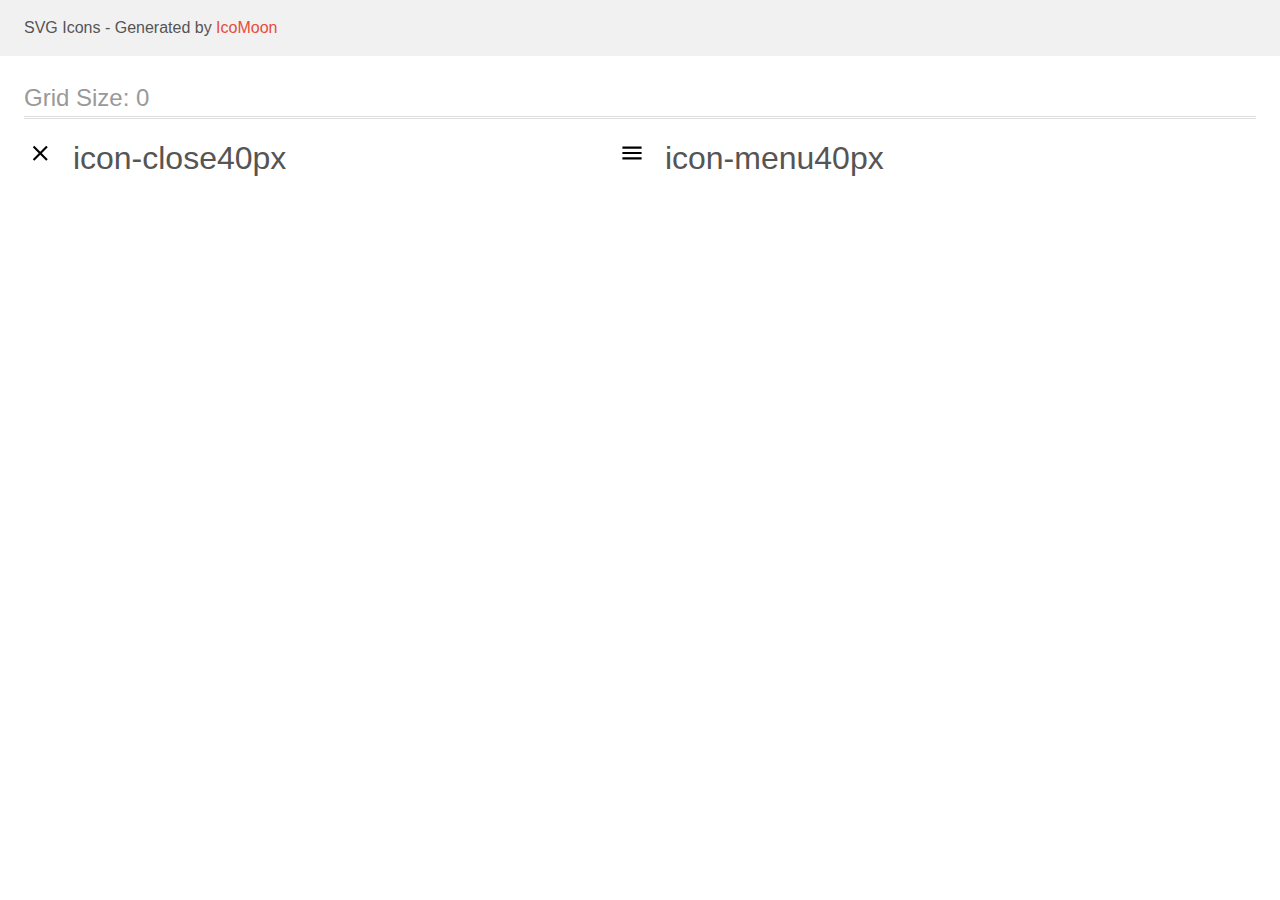
<file: img/icomoon/demo.html>
<!doctype html>
<html>
<head>
    <title>IcoMoon - SVG Icons</title>
    <meta charset="utf-8">
    <meta name="viewport" content="width=device-width, initial-scale=1">
    <link rel="stylesheet" href="demo-files/demo.css">
    <link rel="stylesheet" href="style.css">
</head>
<body>
<svg aria-hidden="true" style="position: absolute; width: 0; height: 0; overflow: hidden;" version="1.1" xmlns="http://www.w3.org/2000/svg" xmlns:xlink="http://www.w3.org/1999/xlink">
<defs>
<symbol id="icon-close40px" viewBox="0 0 32 32">
<path d="M23.733 10.304l-1.504-1.504-5.963 5.963-5.963-5.963-1.504 1.504 5.963 5.963-5.963 5.963 1.504 1.504 5.963-5.963 5.963 5.963 1.504-1.504-5.963-5.963 5.963-5.963z"></path>
</symbol>
<symbol id="icon-menu40px" viewBox="0 0 32 32">
<path d="M6.4 11.733v-2.133h19.2v2.133h-19.2zM6.4 17.067h19.2v-2.133h-19.2v2.133zM6.4 22.4h19.2v-2.133h-19.2v2.133z"></path>
</symbol>
</defs>
</svg>

<header class="bgc1 clearfix">
<div class="mhl">
    <p>SVG Icons - Generated by <a href="https://icomoon.io/app">IcoMoon</a></p>
</div>
</header>
    <div class="clearfix mhl ptl">
        <h1 class="mvm mtn fgc1">Grid Size: 0</h1>
        <div class="glyph fs1">
            <div class="clearfix pbs">
                <svg class="icon icon-close40px"><use xlink:href="#icon-close40px"></use></svg><span class="name"> icon-close40px</span>
            </div>
        </div>
        <div class="glyph fs1">
            <div class="clearfix pbs">
                <svg class="icon icon-menu40px"><use xlink:href="#icon-menu40px"></use></svg><span class="name"> icon-menu40px</span>
            </div>
        </div>
  </div>
<script defer src="svgxuse.js"></script>
</body>
</html>
</file>
<file: img/icomoon/demo-files/demo.css>
body {
  padding: 0;
  margin: 0;
  font-family: sans-serif;
  font-size: 1em;
  line-height: 1.5;
  color: #555;
  background: #fff;
}
h1 {
  font-size: 1.5em;
  font-weight: normal;
  box-shadow: 0 1px #ddd, 0 2px #fff, 0 3px #ddd;
}
small {
  font-size: .66666667em;
}
a {
  color: #e74c3c;
  text-decoration: none;
}
a:hover, a:focus {
  box-shadow: 0 1px #e74c3c;
}
.bshadow0, input {
  box-shadow: inset 0 -2px #e7e7e7;
}
input:hover {
  box-shadow: inset 0 -2px #ccc;
}
input, fieldset {
  font-size: 1em;
  margin: 0;
  padding: 0;
  border: 0;
}
input {
  color: inherit;
  line-height: 1.5;
  height: 1.5em;
  padding: .25em 0;
}
input:focus {
  outline: none;
  box-shadow: inset 0 -2px #449fdb;
}
.glyph {
  font-size: 16px;
  margin-right: 1.5em;
  float: left;
  width: 17em;
}
svg {
  color: #000;
}
.liga {
  width: 80%;
  width: calc(100% - 2.5em);
}
.talign-right {
  text-align: right;
}
.talign-center {
  text-align: center;
}
.bgc1 {
  background: #f1f1f1;
}
.fgc0 {
  color: #000;
}
.fgc1 {
  color: #999;
}
p {
  margin-top: 1em;
  margin-bottom: 1em;
}
.mvm {
  margin-top: .75em;
  margin-bottom: .75em;
}
.mtn {
  margin-top: 0;
}
.mtl, .mal {
  margin-top: 1.5em;
}
.mbl, .mal {
  margin-bottom: 1.5em;
}
.mal, .mhl {
  margin-left: 1.5em;
  margin-right: 1.5em;
}
.mhmm {
  margin-left: 1em;
  margin-right: 1em;
}
.ptl {
  padding-top: 1.5em;
}
.pbs, .pvs {
  padding-bottom: .25em;
}
.pvs, .pts {
  padding-top: .25em;
}
.unit {
  float: left;
}
.unitRight {
  float: right;
}
.size1of2 {
  width: 50%;
}
.size1of1 {
  width: 100%;
}
.clearfix:before, .clearfix:after {
  content: " ";
  display: table;
}
.clearfix:after {
  clear: both;
}
.hidden-true {
  display: none;
}
.textbox0 {
  width: 3em;
  background: #f1f1f1;
  padding: .25em .5em;
  line-height: 1.5;
  height: 1.5em;
}
.fs0 {
  font-size: 16px;
}
.fs1 {
  font-size: 32px;
}
.name {
  margin-left: .25em;
}
</file>
<file: img/icomoon/style.css>
.icon {
  display: inline-block;
  width: 1em;
  height: 1em;
  stroke-width: 0;
  stroke: currentColor;
  fill: currentColor;
}

/* ==========================================
Single-colored icons can be modified like so:
.icon-name {
  font-size: 32px;
  color: red;
}
========================================== */
</file>
<file: css/main.min.css>
:root{--bg-hero-color: #2f303a;--accent-color: #2196f3;--bg-color: #ffffff;--logo-color: #000000;--text-primery: #212121;--text-secondary: #757575;--text-secondary-light: rgba(255, 255, 255, 0.6);--our-team-section-color: #f5f4fa;--footer-color: #2f303a;--navbar-border: #ececec;--border-color: #eeeeee;--svg-color: #afb1b8;--project-description-color: rgba(33, 150, 243, 0.9)}a{text-decoration:none}ul,ol{list-style:none;padding:0}h1,h2,h3,p,ul{margin:0}img{display:block;max-width:100%;height:auto}.logo{font-family:Raleway;font-weight:bold;font-size:24px;line-height:1.2;color:var(--logo-color)}.logo__web{font-family:Raleway;font-weight:bold;font-size:24px;line-height:1.2;color:var(--accent-color)}@media screen and (min-width: 768px){.logo__text{margin-right:88px}}@media screen and (min-width: 1200px){.logo{font-size:26px}.logo__text{margin-right:93px}.logo__web{font-size:26px}}.social-list{display:-webkit-box;display:-ms-flexbox;display:flex;-webkit-box-pack:center;-ms-flex-pack:center;justify-content:center}.social-list__item{display:-webkit-box;display:-ms-flexbox;display:flex;-webkit-box-align:center;-ms-flex-align:center;align-items:center;-webkit-box-pack:center;-ms-flex-pack:center;justify-content:center;width:44px;height:44px;border-radius:50%}.social-list__item:first-child{margin-left:0px}.social-list__item:not(:last-child){margin-right:10px}.social-list__link{display:-webkit-box;display:-ms-flexbox;display:flex;-webkit-box-align:center;-ms-flex-align:center;align-items:center;-webkit-box-pack:center;-ms-flex-pack:center;justify-content:center;width:44px;height:44px;border-radius:50%;fill:var(--svg-color);-webkit-transition:background-color 250ms cubic-bezier(0.4, 0, 0.2, 1);transition:background-color 250ms cubic-bezier(0.4, 0, 0.2, 1)}.social-list__link:hover,.social-list__link:focus{background-color:var(--accent-color)}.social-list__icon{height:20px;-webkit-transition:fill 250ms cubic-bezier(0.4, 0, 0.2, 1);transition:fill 250ms cubic-bezier(0.4, 0, 0.2, 1)}.social-list__link:hover svg,.social-list__link:focus svg{fill:var(--bg-color)}.header{position:relative;background:var(--bg-color);border-bottom:1px solid var(--navbar-border)}.navbar{display:-webkit-box;display:-ms-flexbox;display:flex;-webkit-box-align:center;-ms-flex-align:center;align-items:center;-webkit-box-pack:justify;-ms-flex-pack:justify;justify-content:space-between;min-height:60px;margin-left:0}@media screen and (min-width: 768px){.navbar{min-height:80px}}.menu-button{display:-webkit-inline-box;display:-ms-inline-flexbox;display:inline-flex;margin:0px;padding:0px;border:none;background-color:transparent;z-index:1;-webkit-transition:fill 250ms cubic-bezier(0.4, 0, 0.2, 1);transition:fill 250ms cubic-bezier(0.4, 0, 0.2, 1)}@media screen and (min-width: 768px){.menu-button{display:none}}.menu-button .menu-button__icon-menu:hover,.menu-button .menu-button__icon-menu:focus{fill:var(--accent-color);cursor:pointer}.menu-button .menu-button__icon-cross:hover,.menu-button .menu-button__icon-cross:focus{fill:var(--accent-color);cursor:pointer}.menu-button.is-open{display:block;position:fixed;right:15px;top:10px}.menu-button .menu-button__icon-cross{display:none}.menu-button.is-open .menu-button__icon-cross{display:block}.menu-button.is-open .menu-button__icon-menu{display:none}.menu-container{position:absolute;background-color:var(--bg-color)}.menu-container.is-open{display:block;position:fixed;-webkit-box-orient:vertical;-webkit-box-direction:normal;-ms-flex-direction:column;flex-direction:column;-webkit-box-pack:justify;-ms-flex-pack:justify;justify-content:space-between;overflow:hidden;top:0;left:0;width:100%;height:100%;padding:48px 40px;-webkit-transform:translate(0, 0) scale(1);transform:translate(0, 0) scale(1);-webkit-transition:-webkit-transform 250ms cubic-bezier(0.4, 0, 0.2, 1);transition:-webkit-transform 250ms cubic-bezier(0.4, 0, 0.2, 1);transition:transform 250ms cubic-bezier(0.4, 0, 0.2, 1);transition:transform 250ms cubic-bezier(0.4, 0, 0.2, 1), -webkit-transform 250ms cubic-bezier(0.4, 0, 0.2, 1)}@media screen and (max-width: 767px){.menu-container{display:none;position:absolute;top:100%;left:0;width:100%}}@media screen and (min-width: 768px){.menu-container{display:-webkit-box;display:-ms-flexbox;display:flex;-webkit-box-pack:justify;-ms-flex-pack:justify;justify-content:space-between;-webkit-box-flex:1;-ms-flex-positive:1;flex-grow:1}}@media screen and (max-width: 767px){.nav-contactbox{display:-webkit-box;display:-ms-flexbox;display:flex;-webkit-box-orient:vertical;-webkit-box-direction:normal;-ms-flex-direction:column;flex-direction:column;-webkit-box-pack:justify;-ms-flex-pack:justify;justify-content:space-between;height:100%}.site-mav__item:not(:last-child){margin-bottom:32px}}@media screen and (max-width: 767px){.contactbox{display:none;display:-webkit-box;display:-ms-flexbox;display:flex;-webkit-box-orient:vertical;-webkit-box-direction:normal;-ms-flex-direction:column;flex-direction:column;flex-direction:column-reverse}.contactbox__link:last-child{font-weight:500;font-size:34px;line-height:1.18}.contactbox__icon{display:none}}@media screen and (max-width: 767px){.site-nav__link{font-weight:500;font-size:40px;line-height:1.18;letter-spacing:.02em;text-decoration:none;outline:none;color:#212121}.site-nav__link:hover{color:#2196f3}}.site-nav__link--current{color:#2196f3}@media screen and (max-width: 767px){.site-nav__item{margin-bottom:32px}}.contactbox__link{font-weight:500;line-height:1.1;letter-spacing:.02em;color:var(--text-secondary);-webkit-transition:color 250ms cubic-bezier(0.4, 0, 0.2, 1);transition:color 250ms cubic-bezier(0.4, 0, 0.2, 1)}.contactbox__link:hover,.contactbox__link:focus{color:var(--accent-color);cursor:pointer}.contactbox__link{display:-webkit-box;display:-ms-flexbox;display:flex;-webkit-box-align:center;-ms-flex-align:center;align-items:center}.contactbox__icon--phone{font-size:34px;line-height:1.2;color:var(--accent-color);margin-bottom:32px}.contactbox__icon--mail{font-size:24px;line-height:1.2;color:var(--accent-color);margin-bottom:64px}@media screen and (min-width: 480px)and (max-width: 767px){.contactbox li:last-child{margin-bottom:32px}.contactbox li{margin-bottom:64px}}@media screen and (min-width: 768px){.header-socialnetworks{display:none}}@media screen and (max-width: 767px){.header-socialnetworks{display:-webkit-box;display:-ms-flexbox;display:flex;-ms-flex-wrap:wrap;flex-wrap:wrap;margin-left:-10px}.header-socialnetworks__link{text-decoration:none;outline:none;font-weight:500;font-size:18px;line-height:1.22;letter-spacing:.02em;color:#2196f3}.header-socialnetworks__list:not(:last-child){padding-right:10px;border-right:1px solid rgba(33,33,33,.2)}.header-socialnetworks__list{margin-left:10px}}@media screen and (min-width: 768px){.navbar{max-width:1600px;padding-left:15px;padding-right:15px;display:-webkit-box;display:-ms-flexbox;display:flex;-webkit-box-align:center;-ms-flex-align:center;align-items:center;height:80px}.nav-contactbox{display:-webkit-box;display:-ms-flexbox;display:flex;-webkit-box-align:center;-ms-flex-align:center;align-items:center}.menu-container{display:-webkit-box;display:-ms-flexbox;display:flex;-webkit-box-align:center;-ms-flex-align:center;align-items:center;-webkit-box-pack:justify;-ms-flex-pack:justify;justify-content:space-between;margin-left:238px}.site-nav__item{position:relative}.site-nav__link{font-weight:500;line-height:1.1;letter-spacing:.02em;color:var(--text-secondary)}.site-nav__link--current::after{content:"";display:block;width:100%;height:4px;background-color:var(--accent-color);position:absolute;margin-top:29px;border-radius:2px}.site-nav.current{color:var(--accent-color)}.contactbox{display:-webkit-box;display:-ms-flexbox;display:flex}.contactbox__link{font-weight:500;line-height:1.1;letter-spacing:.02em;color:var(--text-secondary);-webkit-transition:color 250ms cubic-bezier(0.4, 0, 0.2, 1);transition:color 250ms cubic-bezier(0.4, 0, 0.2, 1)}.contactbox__link:hover,.contactbox__link:focus{color:var(--accent-color);cursor:pointer}.contactbox__link{display:-webkit-box;display:-ms-flexbox;display:flex;-webkit-box-align:center;-ms-flex-align:center;align-items:center}.contactbox__icon{fill:var(--text-secondary);margin-right:10px;-webkit-transition:fill 250ms cubic-bezier(0.4, 0, 0.2, 1);transition:fill 250ms cubic-bezier(0.4, 0, 0.2, 1)}.contactbox__link:hover .contactbox__icon,.contactbox__link:focus .contactbox__icon{fill:var(--accent-color)}}@media screen and (min-width: 768px)and (max-width: 1199px){.contactbox{-webkit-box-orient:vertical;-webkit-box-direction:normal;-ms-flex-direction:column;flex-direction:column}.contactbox li:not(:last-child){margin-bottom:10px}.site-nav{display:-webkit-box;display:-ms-flexbox;display:flex;margin-right:84px}.site-nav__item:not(:last-child){margin-right:50px}}@media screen and (min-width: 1200px){.site-nav{display:-webkit-box;display:-ms-flexbox;display:flex;margin-right:305px}.site-nav__item:not(:last-child){margin-right:50px}.contactbox__item:not(:last-child){margin-right:30px}}body{font-family:Roboto,sans-serif;color:var(--text-primery);font-size:14px;letter-spacing:.03em;background:var(--bg-color);margin-left:auto;margin-right:auto}.section{padding-top:60px;padding-bottom:60px;margin:0 auto}@media screen and (min-width: 1200px){.section{padding-top:94px;padding-bottom:94px}}.container{padding-left:15px;padding-right:15px;margin-left:auto;margin-right:auto;width:100%}@media screen and (min-width: 480px){.container{width:480px}}@media screen and (min-width: 768px){.container{width:768px}}@media screen and (min-width: 1200px){.container{width:1200px}}.button{padding:0;border:none;height:12px;width:16px;margin-right:10px}.icon-mail{fill:currentColor;margin-right:10px}.hero-section{max-width:1600px;width:auto;margin-left:auto;margin-right:auto;background-repeat:no-repeat;background-position:center;background-size:cover;background-color:#c4c4c4;padding:118px 0 118px 0;margin:0px auto}@media screen and (min-width: 1200px){.hero-section{height:600px;padding:200px 0 200px 0}}.hero-button{background:var(--accent-color);font-family:Roboto;font-size:16px;line-height:1.9;display:-webkit-box;display:-ms-flexbox;display:flex;width:200px;padding:10px 32px;border:var(--accent-color);letter-spacing:.06em;color:var(--bg-color);margin-left:auto;margin-right:auto;border-radius:4px;-webkit-box-shadow:0px 4px 4px 0px rgba(0,0,0,.25);box-shadow:0px 4px 4px 0px rgba(0,0,0,.25);margin-top:30px}@media screen and (min-width: 768px){.hero-button{margin-top:40px}}@media screen and (min-width: 1200px){.hero-button{margin-top:40px}}.hero-button:hover{background:var(--accent-color);cursor:pointer}.section-text{font-weight:900;text-align:center;letter-spacing:.06em;text-transform:uppercase;color:var(--bg-color);font-size:26px;line-height:1.6}@media screen and (min-width: 1200px){.section-text{font-size:44px;line-height:1.4}}@media screen and (max-width: 767px){.hero-section{background-image:-webkit-gradient(linear, left top, right top, from(rgba(47, 48, 58, 0.4)), to(rgba(47, 48, 58, 0.4))),url(../img/imghero-m@1x.jpg);background-image:linear-gradient(to right, rgba(47, 48, 58, 0.4), rgba(47, 48, 58, 0.4)),url(../img/imghero-m@1x.jpg)}}@media screen and (min-width: 768px){.hero-section{background-image:-webkit-gradient(linear, left top, right top, from(rgba(47, 48, 58, 0.4)), to(rgba(47, 48, 58, 0.4))),url(../img/imghero-t@1x.jpg);background-image:linear-gradient(to right, rgba(47, 48, 58, 0.4), rgba(47, 48, 58, 0.4)),url(../img/imghero-t@1x.jpg)}}@media screen and (min-width: 768px)and (min-device-pixel-ratio: 2),screen and (min-width: 768px)and (-webkit-min-device-pixel-ratio: 2),screen and (min-width: 768px)and (min-resolution: 192dpi),screen and (min-width: 768px)and (min-resolution: 2dppx){.hero-section{background-image:-webkit-gradient(linear, left top, right top, from(rgba(47, 48, 58, 0.4)), to(rgba(47, 48, 58, 0.4))),url(../img/imghero-t@2x.jpg);background-image:linear-gradient(to right, rgba(47, 48, 58, 0.4), rgba(47, 48, 58, 0.4)),url(../img/imghero-t@2x.jpg)}}@media screen and (min-width: 768px)and (min-width: 1200px){.hero-section{background-image:-webkit-gradient(linear, left top, right top, from(rgba(47, 48, 58, 0.4)), to(rgba(47, 48, 58, 0.4))),url(../img/imghero-d@1x.jpg);background-image:linear-gradient(to right, rgba(47, 48, 58, 0.4), rgba(47, 48, 58, 0.4)),url(../img/imghero-d@1x.jpg)}}@media screen and (min-width: 768px)and (min-width: 1200px)and (min-device-pixel-ratio: 2),screen and (min-width: 768px)and (min-width: 1200px)and (-webkit-min-device-pixel-ratio: 2),screen and (min-width: 768px)and (min-width: 1200px)and (min-resolution: 192dpi),screen and (min-width: 768px)and (min-width: 1200px)and (min-resolution: 2dppx){.hero-section{background-image:-webkit-gradient(linear, left top, right top, from(rgba(47, 48, 58, 0.4)), to(rgba(47, 48, 58, 0.4))),url(../img/imghero-d@2x.jpg);background-image:linear-gradient(to right, rgba(47, 48, 58, 0.4), rgba(47, 48, 58, 0.4)),url(../img/imghero-d@2x.jpg)}}.backdrop{position:fixed;top:0;left:0;height:100vh;width:100vw;z-index:2;background-color:rgba(0,0,0,.2);opacity:1;-webkit-transition:opacity 250ms cubic-bezier(0.4, 0, 0.2, 1);transition:opacity 250ms cubic-bezier(0.4, 0, 0.2, 1)}.backdrop.is-hidden{opacity:0;pointer-events:none}.backdrop.is-hidden .modal{-webkit-transform:translate(-50%, -50%) scale(0.9);transform:translate(-50%, -50%) scale(0.9)}.modal{position:absolute;left:50%;top:50%;background-color:var(--bg-color);border-radius:4px;-webkit-box-shadow:0px 4px 4px 0px rgba(0,0,0,.25);box-shadow:0px 4px 4px 0px rgba(0,0,0,.25);-webkit-transform:translate(-50%, -50%) scale(1);transform:translate(-50%, -50%) scale(1);-webkit-transition:-webkit-transform 250ms cubic-bezier(0.4, 0, 0.2, 1);transition:-webkit-transform 250ms cubic-bezier(0.4, 0, 0.2, 1);transition:transform 250ms cubic-bezier(0.4, 0, 0.2, 1);transition:transform 250ms cubic-bezier(0.4, 0, 0.2, 1), -webkit-transform 250ms cubic-bezier(0.4, 0, 0.2, 1);padding:40px}@media screen and (max-width: 479px){.modal{max-width:450px;max-height:609px}}@media screen and (min-width: 480px){.modal{width:450px;height:609px}}@media screen and (min-width: 1200px){.modal{width:528px;height:581px}}.modal-button{display:-webkit-box;display:-ms-flexbox;display:flex;-webkit-box-align:center;-ms-flex-align:center;align-items:center;-webkit-box-pack:center;-ms-flex-pack:center;justify-content:center;padding:6px;border-radius:50%;border:1px solid rgba(0,0,0,.1);background-color:var(--bg-color)}.modal-button.modal__button{position:absolute;top:8px;right:8px}.icon-close{width:11px;height:11px;fill:var(--logo-color)}.icon-close:hover,.icon-close:focus{fill:var(--accent-color);cursor:pointer}.modal__text{display:-webkit-box;display:-ms-flexbox;display:flex;text-align:center;font-size:20px;line-height:1.5}.modal-form{margin-top:12px}.modal-form__input-box{display:block;margin-bottom:10px;color:var(--text-secondary);font-size:12px;position:relative}.modal-form__input{width:100%;height:40px;border-radius:4px;border:1px solid rgba(0,0,0,.25);margin-top:4px;padding:0px 10px 0px 42px;-webkit-transition:linear outline 250ms cubic-bezier(0.4, 0, 0.2, 1);transition:linear outline 250ms cubic-bezier(0.4, 0, 0.2, 1)}.modal-form__input:focus{outline:1px solid var(--accent-color)}.modal-form__input:focus+svg{fill:var(--accent-color)}.modal-form__input-icon{display:block;height:18px;width:18px;position:absolute;top:50%;left:12px;-webkit-transition:linear fill 250ms cubic-bezier(0.4, 0, 0.2, 1);transition:linear fill 250ms cubic-bezier(0.4, 0, 0.2, 1)}.modal-form__textarea{width:100%;height:40px;color:var(--text-secondary);font-family:inherit;resize:none;height:120px;padding:12px 16px;border-radius:4px;border:1px solid rgba(0,0,0,.25);margin-top:4px;-webkit-transition:linear outline 250ms cubic-bezier(0.4, 0, 0.2, 1);transition:linear outline 250ms cubic-bezier(0.4, 0, 0.2, 1)}.modal-form__textarea:focus{outline:1px solid var(--accent-color)}.modal-form__textarea::-webkit-input-placeholder{color:rgba(117,117,117,.5);font-size:14px;line-height:1.17}.modal-form__textarea::-moz-placeholder{color:rgba(117,117,117,.5);font-size:14px;line-height:1.17}.modal-form__textarea:-ms-input-placeholder{color:rgba(117,117,117,.5);font-size:14px;line-height:1.17}.modal-form__textarea::-ms-input-placeholder{color:rgba(117,117,117,.5);font-size:14px;line-height:1.17}.modal-form__textarea::placeholder{color:rgba(117,117,117,.5);font-size:14px;line-height:1.17}.modal-form__text{display:inline-block}.modal-form__link{display:inline-block}.modal-form__checkbox{position:absolute;width:1px;height:1px;margin:-1px;border:0px;padding:0px;clip:rect(0 0 0 0);overflow:hidden}.modal-form__box{display:-webkit-box;display:-ms-flexbox;display:flex;-webkit-box-align:center;-ms-flex-align:center;align-items:center;font-size:12px;line-height:1.2;margin-bottom:30px;color:var(--text-secondary)}.modal-form__box::before{content:"";width:16px;height:15px;border:1px solid var(--text-primery);margin-right:8px}.modal-form__submit{margin-left:auto;margin-right:auto}.submit-btn{width:200px;height:50px;background-color:var(--accent-color);border-radius:4px;border:var(--accent-color);color:var(--bg-color);font-size:16px;line-height:1.9;display:-webkit-box;display:-ms-flexbox;display:flex;padding:10px 55px}.modal-form__box a{color:var(--accent-color);text-decoration:underline}.modal-form__checkbox:checked+.modal-form__box::before{background-color:var(--accent-color);background-image:url(../img/icon-check.svg);background-position:center}.modal-form__checkbox:focus+.modal-form__box::before{border:1px solid var(--accent-color)}.adv{display:-webkit-box;display:-ms-flexbox;display:flex}.section-title{display:none}.advantage__item{margin-bottom:30px}@media screen and (min-width: 768px){.advantage__item:nth-child(n+3){margin-bottom:0px}}.advantage__item:last-child{margin-bottom:0px}@media screen and (min-width: 768px)and (max-width: 1199px){.advantage{display:-webkit-box;display:-ms-flexbox;display:flex;-ms-flex-wrap:wrap;flex-wrap:wrap;margin-right:-30px}.advantage__item{-ms-flex-preferred-size:calc((100% - 2 * 30px) / 2);flex-basis:calc((100% - 2 * 30px) / 2);-webkit-box-pack:center;-ms-flex-pack:center;justify-content:center}.advantage__item:nth-child(2n+1){margin-right:30px}}.advantage__icon{display:-webkit-box;display:-ms-flexbox;display:flex;text-align:center;-webkit-box-pack:center;-ms-flex-pack:center;justify-content:center;-webkit-box-align:center;-ms-flex-align:center;align-items:center;height:120px;background-color:#f5f4fa;margin-bottom:30px}.advantage__text{font-weight:normal;line-height:1.7;color:var(--text-secondary);margin-top:10px}.advantage__title{font-size:14px;font-weight:bold;line-height:1.1;text-transform:uppercase}@media screen and (min-width: 480px)and (max-width: 767px){.advantage__title{text-align:center;-webkit-box-pack:center;-ms-flex-pack:center;justify-content:center}}@media screen and (min-width: 1200px){.advantage{display:-webkit-box;display:-ms-flexbox;display:flex}.advantage__item{width:270px}.advantage__item:not(:last-child){margin-right:30px}.advantage__title{font-weight:bold;line-height:1.1;text-transform:uppercase}.advantage__text{font-weight:normal;line-height:1.7;color:var(--text-secondary);margin-top:10px}}.section-directions-title{font-weight:bold;font-size:36px;line-height:1.2;text-align:center}.directions{display:-webkit-box;display:-ms-flexbox;display:flex;-webkit-box-pack:justify;-ms-flex-pack:justify;justify-content:space-between}.directions__item{position:relative;margin-top:50px}.directions__item:not(:last-child){margin-right:30px}.directions__text{display:-webkit-box;display:-ms-flexbox;display:flex;-webkit-box-pack:center;-ms-flex-pack:center;justify-content:center;position:absolute;bottom:0;width:100%;left:0;margin-right:0px;height:70px;color:var(--bg-color);background-color:rgba(47,48,58,.8);-webkit-box-align:center;-ms-flex-align:center;align-items:center}.directions__img{z-index:1;margin-top:50px}.dir{padding-top:0px;padding-bottom:94px}@media screen and (max-width: 1199px){.dir{display:none}}.our-team-section{background:var(--our-team-section-color);max-width:1600px;padding:60px 0px;margin-left:auto;margin-right:auto}.our-team-title{font-weight:bold;font-size:28px;line-height:1.2;text-align:center}.person{display:-webkit-box;display:-ms-flexbox;display:flex;-ms-flex-wrap:wrap;flex-wrap:wrap;margin-top:30px}@media screen and (min-width: 768px)and (max-width: 1199px){.person{margin-right:-30px}}.person__item{margin-bottom:30px;-webkit-box-shadow:0px 1px 3px rgba(0,0,0,.12),0px 1px 1px rgba(0,0,0,.14),0px 2px 1px rgba(0,0,0,.2);box-shadow:0px 1px 3px rgba(0,0,0,.12),0px 1px 1px rgba(0,0,0,.14),0px 2px 1px rgba(0,0,0,.2);border-radius:0px 0px 4px 4px}@media screen and (min-width: 768px)and (max-width: 1199px){.person__item{margin-right:-30px;-ms-flex-preferred-size:calc((100% - 2 * 30px) / 2);flex-basis:calc((100% - 2 * 30px) / 2)}.person__item:nth-child(2n+1){margin-right:30px}}@media screen and (min-width: 1200px){.person{margin-right:-15px;margin-left:-15px;margin-bottom:0px}.person__item{-ms-flex-preferred-size:calc((100% - 8 * 15px) / 4);flex-basis:calc((100% - 8 * 15px) / 4);margin-bottom:0px}}.person__card{padding-top:30px;padding-bottom:24px;background-color:var(--bg-color);border-radius:0px 0px 4px 4px}.person__name{margin-bottom:10px}.person__name{font-weight:500;font-size:16px;line-height:1.2;text-align:center}.person__profession{font-weight:normal;font-size:16px;line-height:1.2;text-align:center;color:var(--text-secondary);margin-bottom:16px}@media screen and (min-width: 1200px){.our-team-section{background:var(--our-team-section-color);padding-top:94px;padding-bottom:94px}.our-team-title{font-weight:bold;font-size:36px;line-height:1.2;text-align:center}.person{display:-webkit-box;display:-ms-flexbox;display:flex;-ms-flex-wrap:wrap;flex-wrap:wrap;margin-top:50px}.person__item{margin-right:30px;-webkit-box-shadow:0px 1px 3px rgba(0,0,0,.12),0px 1px 1px rgba(0,0,0,.14),0px 2px 1px rgba(0,0,0,.2);box-shadow:0px 1px 3px rgba(0,0,0,.12),0px 1px 1px rgba(0,0,0,.14),0px 2px 1px rgba(0,0,0,.2);border-radius:0px 0px 4px 4px}.person__item:nth-child(4n){margin-right:0px}.person__card{padding-top:30px;padding-bottom:30px;background-color:var(--bg-color);border-radius:0px 0px 4px 4px}.person__name{margin-bottom:10px}.person__name{font-weight:500;font-size:16px;line-height:1.2;text-align:center}.person__profession{font-weight:normal;font-size:16px;line-height:1.2;text-align:center;color:var(--text-secondary);margin-bottom:16px}}.title-clients{font-weight:bold;text-align:center;line-height:1.2}.clients{display:-webkit-box;display:-ms-flexbox;display:flex;-ms-flex-wrap:wrap;flex-wrap:wrap}.clients__logo{width:106px;height:60px;fill:var(--svg-color);-webkit-transition:fill 250ms cubic-bezier(0.4, 0, 0.2, 1);transition:fill 250ms cubic-bezier(0.4, 0, 0.2, 1)}.clients__link{display:-webkit-box;display:-ms-flexbox;display:flex;-webkit-box-align:center;-ms-flex-align:center;align-items:center;-webkit-box-pack:center;-ms-flex-pack:center;justify-content:center;height:92px;border:1px solid var(--svg-color);border-radius:4px;-webkit-transition:border 250ms cubic-bezier(0.4, 0, 0.2, 1);transition:border 250ms cubic-bezier(0.4, 0, 0.2, 1)}@media screen and (min-width: 1200px){.clients__item:not(:last-child){margin-right:30px}}.clients__item:nth-child(-n+3){margin-bottom:30px}.clients__link:hover,.clients__link:focus{border:1px solid var(--accent-color)}.clients__link:hover .clients__logo,.clients__link:focus .clients__logo{fill:var(--accent-color);cursor:pointer}@media screen and (max-width: 1199px){.title-clients{font-size:28px;margin-bottom:30px}}@media screen and (max-width: 1199px)and (max-width: 767px){.clients__item{max-width:calc((100% - 30px) / 2);width:100%}.clients__item:nth-child(2n+1){margin-right:30px}}@media screen and (max-width: 1199px)and (min-width: 768px){.clients__item{-ms-flex-preferred-size:calc((100% - 3 * 30px) / 3);flex-basis:calc((100% - 3 * 30px) / 3);width:100%;margin-right:30px}.clients__item:nth-child(3n+3){margin-right:0px}}@media screen and (min-width: 1200px){.title-clients{font-size:36px;margin-bottom:50px}.clients:not(:last-child){margin-right:30px}.clients__link{display:-webkit-box;display:-ms-flexbox;display:flex;-webkit-box-align:center;-ms-flex-align:center;align-items:center;-webkit-box-pack:center;-ms-flex-pack:center;justify-content:center;width:170px}.clients__item{margin-bottom:0px}}.footer-section{max-width:1600px;background:var(--footer-color);padding-top:60px;padding-bottom:60px}.logo__text--footer{color:var(--bg-color)}.address__text{font-family:Roboto,sans-serif;font-size:14px;margin-top:20px;margin-bottom:60px}.address__item:last-child{margin-bottom:0px}.address__link{font-style:normal;font-weight:normal;line-height:1.7;color:var(--text-secondary-light);-webkit-transition:color 250ms cubic-bezier(0.4, 0, 0.2, 1);transition:color 250ms cubic-bezier(0.4, 0, 0.2, 1)}.address__link:hover,.address__link:focus{color:var(--bg-color)}.footer-social-title{font-family:Roboto;font-weight:normal;font-size:14px;line-height:1.17;margin-bottom:20px;color:var(--bg-color)}.social-list__link--bgr{background-color:rgba(255,255,255,.1);fill:var(--bg-color)}@media screen and (max-width: 767px){.footer-section{text-align:center;-webkit-box-pack:center;-ms-flex-pack:center;justify-content:center}.address__item{margin-bottom:8px}}.social-list--mrgn{margin-bottom:60px}.submit__input{width:450px;height:50px;border:1px solid rgba(255,255,255,.3);border-radius:4px;background-color:var(--footer-color);-webkit-box-shadow:0px 4px 4px 0px rgba(0,0,0,.15);box-shadow:0px 4px 4px 0px rgba(0,0,0,.15);text-indent:16px;-webkit-transition:outline 250ms cubic-bezier(0.4, 0, 0.2, 1);transition:outline 250ms cubic-bezier(0.4, 0, 0.2, 1);color:var(--bg-color);margin-bottom:20px;max-width:100%}.submit__input:focus{outline:1px solid var(--accent-color)}.submit__button{margin-left:auto;margin-right:auto;display:-webkit-box;display:-ms-flexbox;display:flex;-webkit-box-align:center;-ms-flex-align:center;align-items:center;width:200px;height:50px;background-color:var(--accent-color);border-radius:4px;color:var(--bg-color);padding-left:29px;-webkit-box-shadow:0px 4px 4px 0px rgba(0,0,0,.25);box-shadow:0px 4px 4px 0px rgba(0,0,0,.25);border:1px solid var(--accent-color);font-size:16px}.submit__icon{fill:var(--bg-color);margin-left:10px}@media screen and (min-width: 768px)and (max-width: 1199px){.address__item{margin-bottom:8px}.address__item:last-child{margin-bottom:0px}.logo-address{display:-webkit-box;display:-ms-flexbox;display:flex;-ms-flex-wrap:wrap;flex-wrap:wrap;-ms-flex-pack:distribute;justify-content:space-around}.footer-social,.form-email{text-align:center}}@media screen and (min-width: 1200px){.footer-section{margin:0px auto}.footer{display:-webkit-box;display:-ms-flexbox;display:flex;-webkit-box-align:baseline;-ms-flex-align:baseline;align-items:baseline;margin-left:auto;margin-right:auto}.logo-address{display:-webkit-box;display:-ms-flexbox;display:flex;-webkit-box-align:baseline;-ms-flex-align:baseline;align-items:baseline}.footer-social{margin-left:70px}.form-email{margin-left:auto}.submit{display:-webkit-box;display:-ms-flexbox;display:flex;-webkit-box-align:baseline;-ms-flex-align:baseline;align-items:baseline}.submit__input{width:358px;margin-right:12px}}.projects-title{display:none}@media screen and (max-width: 767px){.projects-button{display:-webkit-box;display:-ms-flexbox;display:flex;-ms-flex-wrap:wrap;flex-wrap:wrap;width:100%}}@media screen and (min-width: 768px){.projects-button{display:-webkit-box;display:-ms-flexbox;display:flex;-webkit-box-pack:center;-ms-flex-pack:center;justify-content:center}}.projects-button__items{margin-right:8px;margin-bottom:15px}.projects-button__btn{padding:6px 22px;font-family:Roboto,sans-serif;font-weight:500;font-size:16px;line-height:1.6;text-align:center;letter-spacing:.03em;background:var(--our-team-section-color);border-radius:4px;color:var(--text-primery);cursor:pointer;border:transparent}.projects-button button:hover,.projects-button button:focus{background:var(--accent-color);color:var(--bg-color)}button{-webkit-transition:background 250ms cubic-bezier(0.4, 0, 0.2, 1),color 250ms cubic-bezier(0.4, 0, 0.2, 1);transition:background 250ms cubic-bezier(0.4, 0, 0.2, 1),color 250ms cubic-bezier(0.4, 0, 0.2, 1)}.projects{display:-webkit-box;display:-ms-flexbox;display:flex;-ms-flex-wrap:wrap;flex-wrap:wrap;margin-top:40px}@media screen and (min-width: 768px)and (max-width: 1199px){.projects{margin-top:30px;margin-right:-30px}.projects__item{margin-right:30px;margin-bottom:30px;-ms-flex-preferred-size:calc((100% - 2 * 30px) / 2);flex-basis:calc((100% - 2 * 30px) / 2)}.projects__item:nth-last-child(-n+2){margin-bottom:0}.projects__item:nth-child(2n){margin-right:0}}@media screen and (min-width: 1200px){.projects{margin-top:50px;margin-right:-30px}.projects__item{margin-right:30px;margin-bottom:30px;-ms-flex-preferred-size:calc((100% - 3 * 30px) / 3);flex-basis:calc((100% - 3 * 30px) / 3)}.projects__item:nth-last-child(-n+3){margin-bottom:0}.projects__item:nth-child(3n){margin-right:0}}.projects__item{margin-bottom:30px}.projects:last-child{margin-bottom:0}.projects__overlay{position:relative;overflow:hidden;z-index:-1}.projects__link{height:100%;display:-webkit-box;display:-ms-flexbox;display:flex;-webkit-box-orient:vertical;-webkit-box-direction:normal;-ms-flex-direction:column;flex-direction:column}.projects__card-contents{-webkit-box-flex:1;-ms-flex-positive:1;flex-grow:1;padding:20px 24px;border-right:1px solid var(--border-color);border-left:1px solid var(--border-color);border-bottom:1px solid var(--border-color)}.projects__description{position:absolute;top:0;left:0;width:100%;height:100%;background-color:var(--project-description-color);-webkit-transform:translateY(101%);transform:translateY(101%);-webkit-transition:-webkit-transform 250ms cubic-bezier(0.4, 0, 0.2, 1);transition:-webkit-transform 250ms cubic-bezier(0.4, 0, 0.2, 1);transition:transform 250ms cubic-bezier(0.4, 0, 0.2, 1);transition:transform 250ms cubic-bezier(0.4, 0, 0.2, 1), -webkit-transform 250ms cubic-bezier(0.4, 0, 0.2, 1);opacity:1}.projects__title{font-weight:bold;font-size:18px;line-height:2;letter-spacing:.06em;color:var(--text-primery);margin-bottom:4px}.projects p{font-weight:normal;font-size:18px;line-height:1.9;color:var(--text-secondary)}.projects li:hover,.projects li:focus{-webkit-box-shadow:0px 4px 4px 0px rgba(0,0,0,.4);box-shadow:0px 4px 4px 0px rgba(0,0,0,.4)}.projects li{-webkit-transition:-webkit-box-shadow 250ms cubic-bezier(0.4, 0, 0.2, 1);transition:-webkit-box-shadow 250ms cubic-bezier(0.4, 0, 0.2, 1);transition:box-shadow 250ms cubic-bezier(0.4, 0, 0.2, 1);transition:box-shadow 250ms cubic-bezier(0.4, 0, 0.2, 1), -webkit-box-shadow 250ms cubic-bezier(0.4, 0, 0.2, 1)}.projects__description p{display:inline-block;padding:77px 24px;font-size:18px;line-height:1.6;overflow:visible;color:var(--bg-color);text-shadow:0px 4px 4px rgba(0,0,0,.25)}@media screen and (min-width: 768px)and (max-width: 1199px){.projects__description p{padding:49px 24px}}@media screen and (min-width: 1200px){.projects__description p{padding:63px 24px}}.projects__link:hover .projects__description,.projects__link:focus .projects__description{-webkit-transform:translateY(0);transform:translateY(0)}/*# sourceMappingURL=main.min.css.map */
</file>
